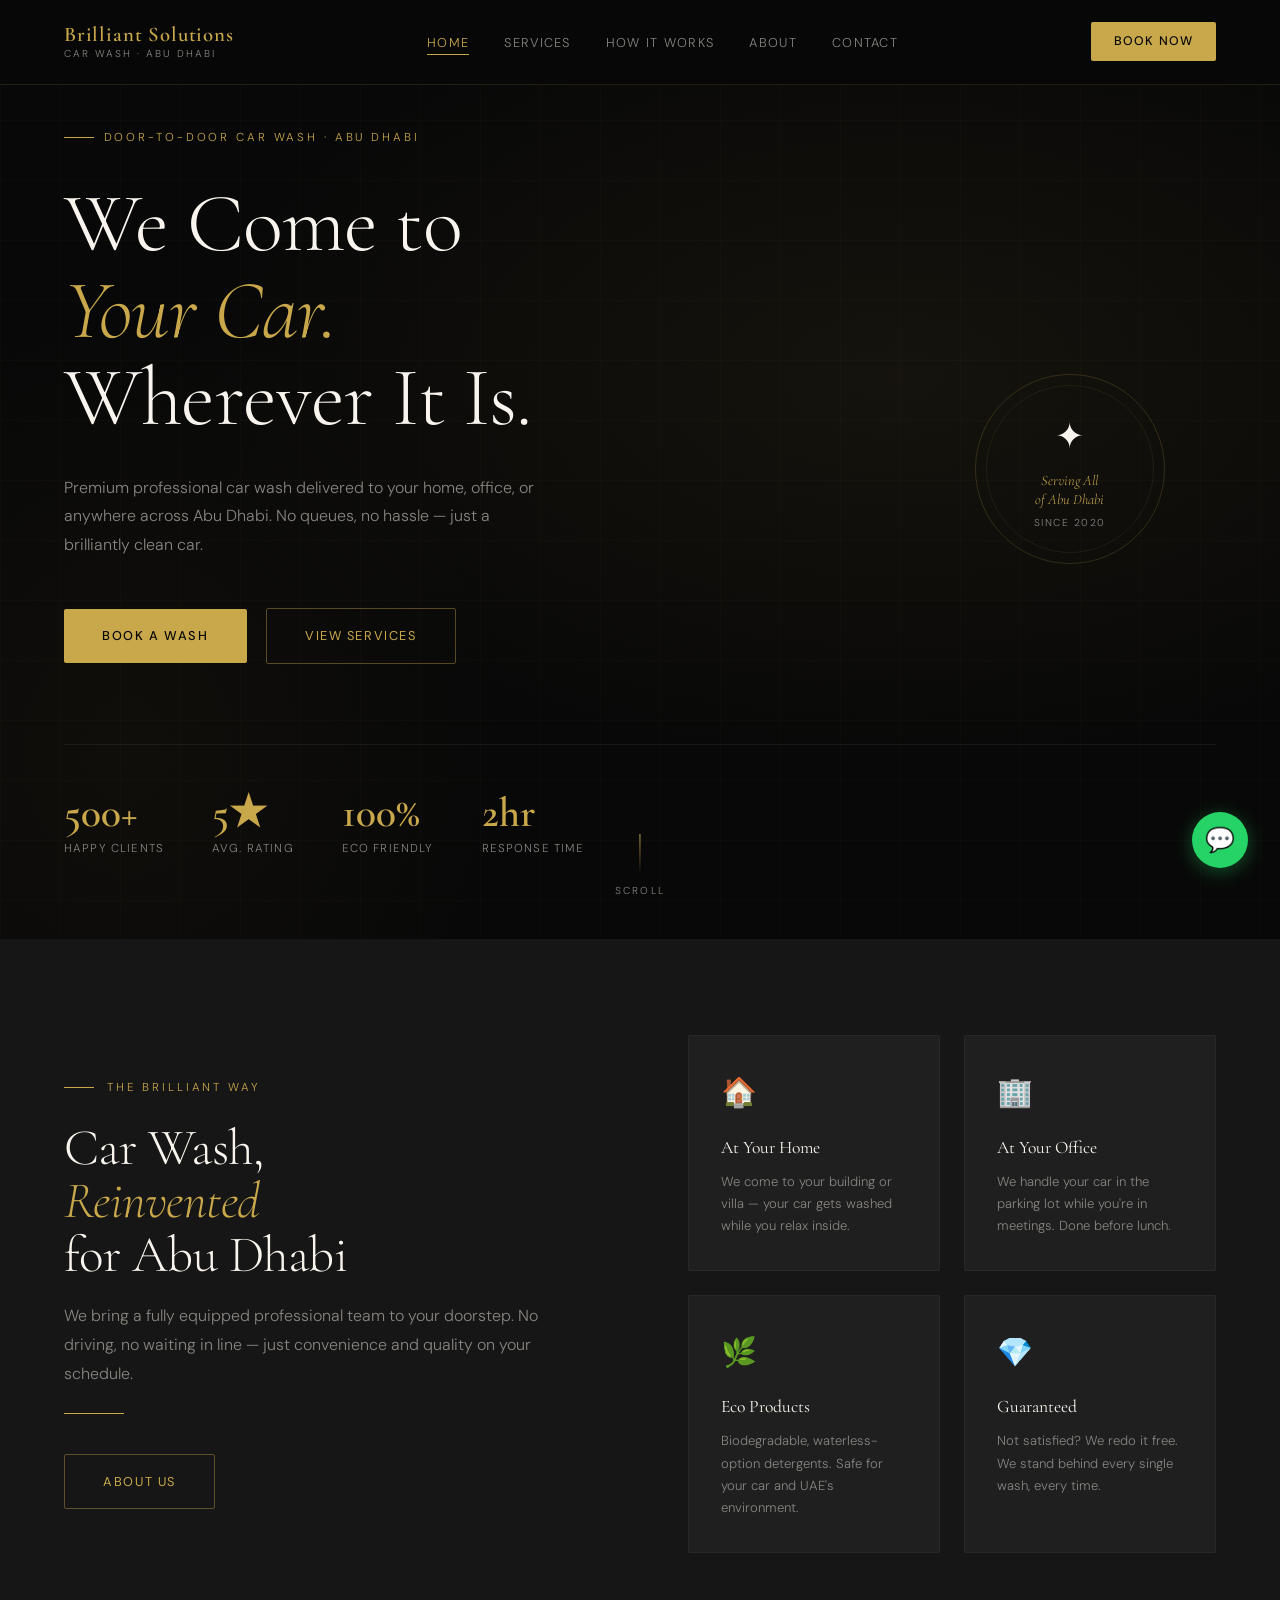
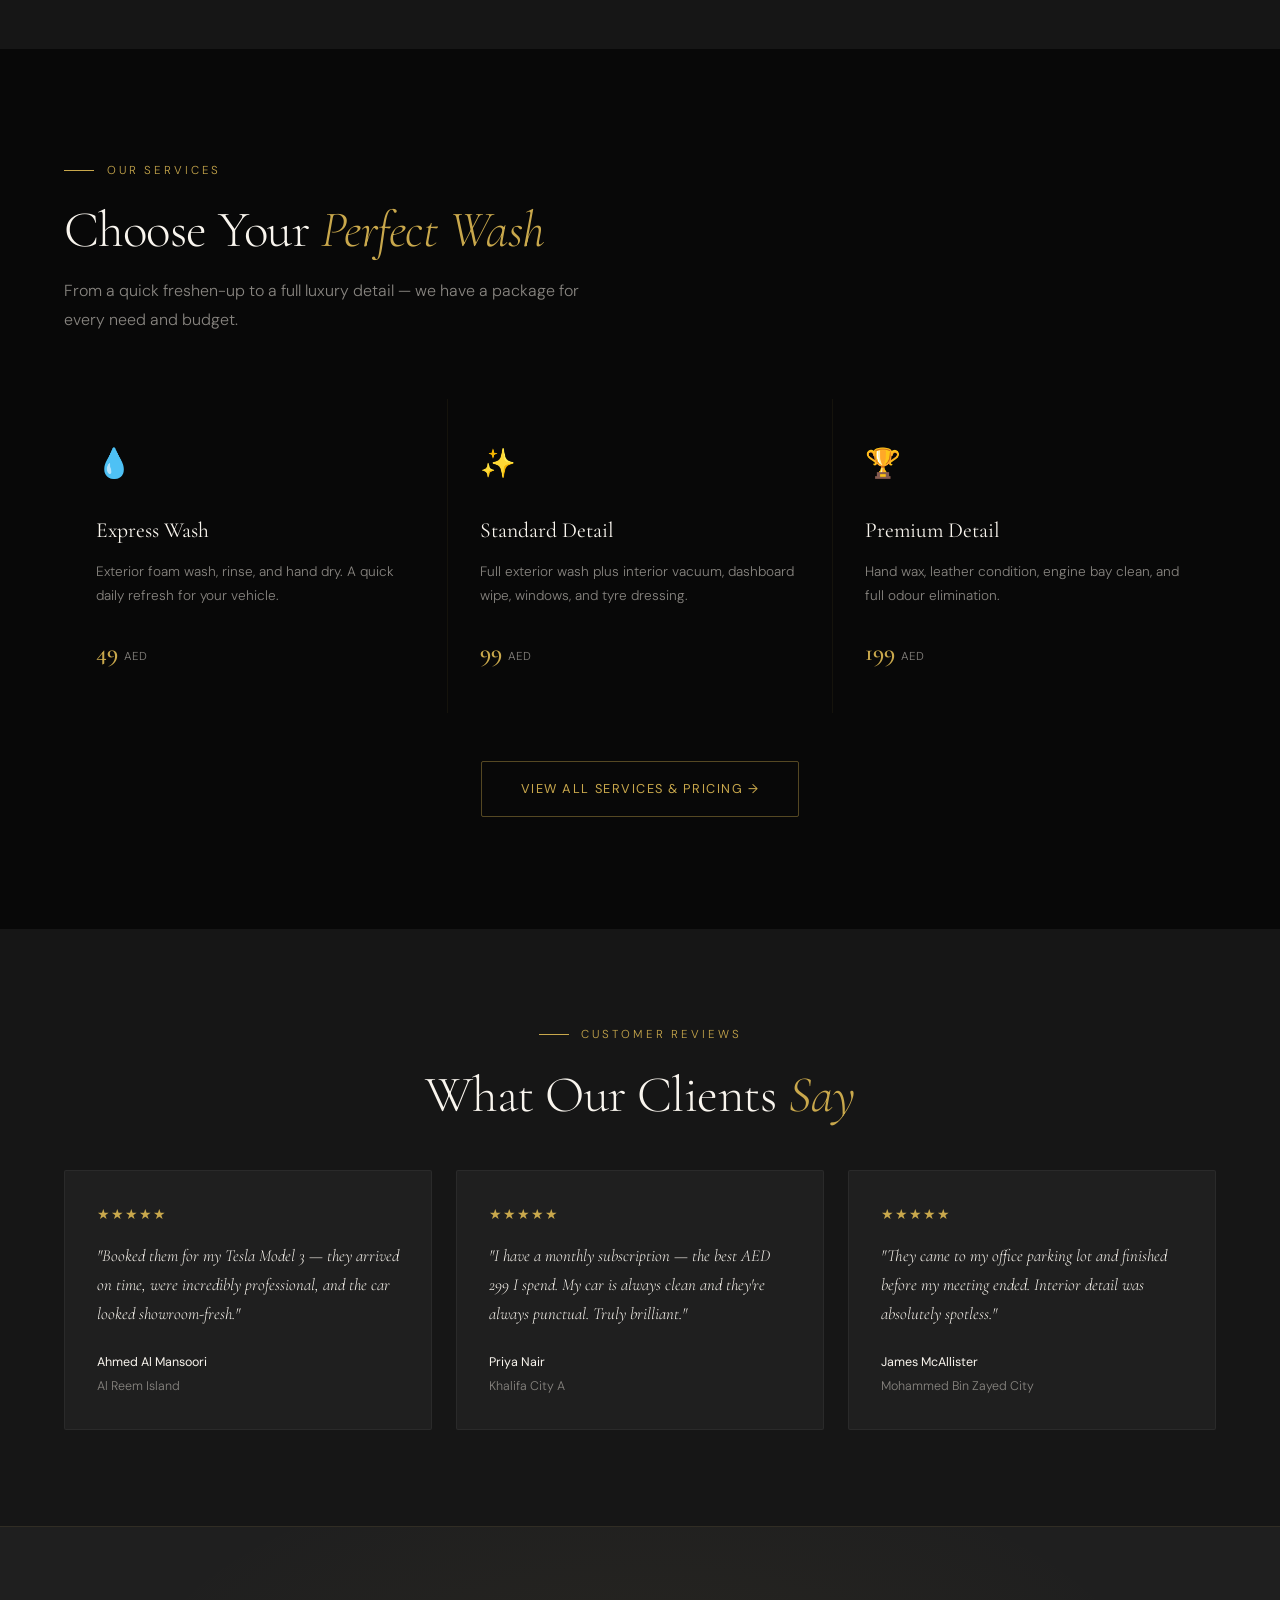
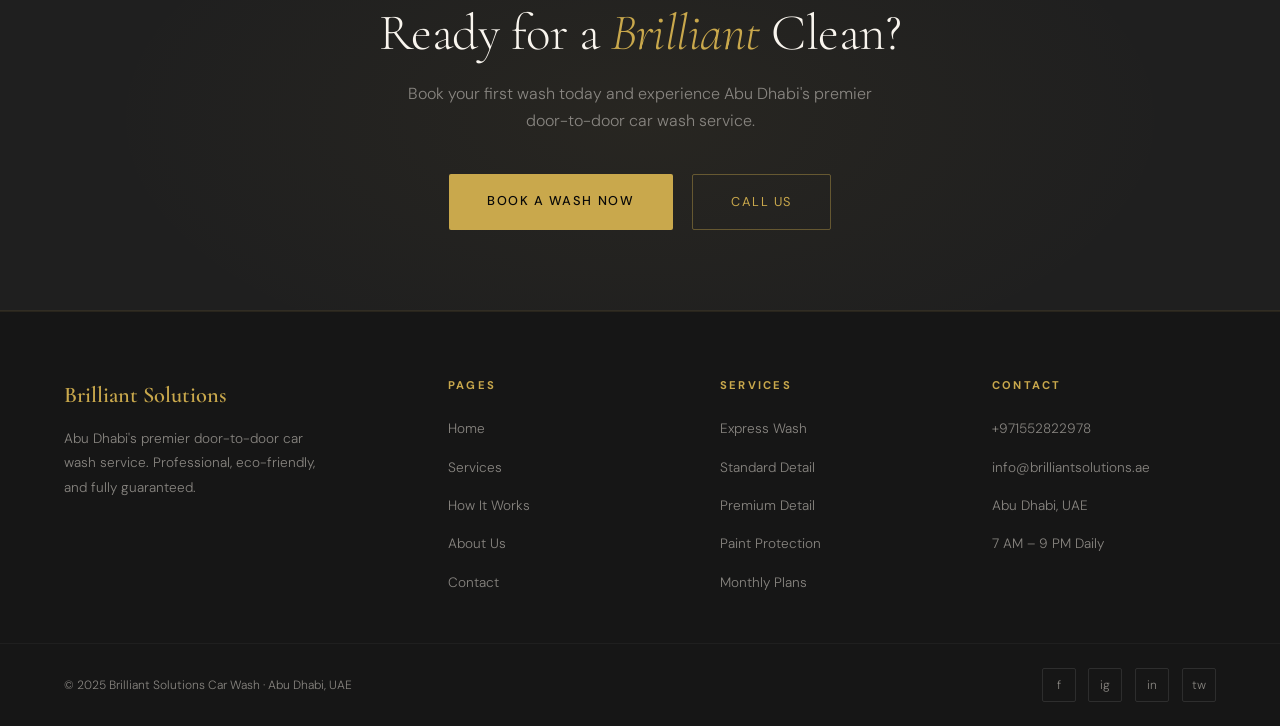
<file: index.html>
<!DOCTYPE html>
<html lang="en">
<head>
<meta charset="UTF-8">
<meta name="viewport" content="width=device-width, initial-scale=1.0">
<title>Brilliant Solutions Car Wash — Abu Dhabi</title>
<link rel="stylesheet" href="style.css">
<style>
/* ── HOME HERO ── */
#hero {
  min-height: 100vh; display: flex; flex-direction: column; justify-content: center;
  padding: 8rem 5% 5rem; position: relative; overflow: hidden;
}
.hero-bg {
  position: absolute; inset: 0;
  background: radial-gradient(ellipse 80% 60% at 70% 40%, rgba(201,168,76,0.07) 0%, transparent 70%),
              radial-gradient(ellipse 50% 80% at 10% 80%, rgba(201,168,76,0.04) 0%, transparent 60%);
}
.hero-grid {
  position: absolute; inset: 0; opacity: 0.025;
  background-image: linear-gradient(var(--gold) 1px, transparent 1px), linear-gradient(90deg, var(--gold) 1px, transparent 1px);
  background-size: 60px 60px;
}
.hero-tag { display: inline-flex; align-items: center; gap: 0.6rem; font-size: 0.72rem; letter-spacing: 0.25em; text-transform: uppercase; color: var(--gold); margin-bottom: 2rem; opacity: 0; animation: fadeUp 0.8s 0.2s forwards; }
.hero-tag::before { content: ''; width: 30px; height: 1px; background: var(--gold); }
#hero h1 { opacity: 0; animation: fadeUp 0.8s 0.4s forwards; }
.hero-sub { max-width: 480px; margin-top: 2rem; color: var(--muted); font-size: 1rem; line-height: 1.8; opacity: 0; animation: fadeUp 0.8s 0.6s forwards; }
.hero-actions { display: flex; gap: 1.2rem; align-items: center; margin-top: 3rem; flex-wrap: wrap; opacity: 0; animation: fadeUp 0.8s 0.8s forwards; }
.hero-stats { display: flex; gap: 3rem; margin-top: 5rem; padding-top: 3rem; border-top: 1px solid rgba(255,255,255,0.06); flex-wrap: wrap; opacity: 0; animation: fadeUp 0.8s 1s forwards; }
.stat-num { font-family: var(--font-display); font-size: 2.6rem; font-weight: 600; color: var(--gold); line-height: 1; }
.stat-label { font-size: 0.72rem; color: var(--muted); letter-spacing: 0.1em; text-transform: uppercase; margin-top: 0.3rem; }

.hero-badge {
  position: absolute; right: 9%; top: 50%; transform: translateY(-50%);
  width: 190px; height: 190px;
  border: 1px solid rgba(201,168,76,0.2); border-radius: 50%;
  display: flex; flex-direction: column; align-items: center; justify-content: center;
  text-align: center; gap: 0.3rem;
  opacity: 0; animation: fadeIn 1.2s 1.2s forwards;
}
.hero-badge::before { content: ''; position: absolute; inset: 10px; border: 1px solid rgba(201,168,76,0.1); border-radius: 50%; }
.hero-badge .b-icon { font-size: 2.2rem; }
.hero-badge .b-text { font-family: var(--font-display); font-size: 0.9rem; color: var(--gold); font-style: italic; line-height: 1.3; }
.hero-badge .b-sub { font-size: 0.63rem; color: var(--muted); letter-spacing: 0.15em; text-transform: uppercase; }
.hero-scroll { position: absolute; bottom: 2.5rem; left: 50%; transform: translateX(-50%); display: flex; flex-direction: column; align-items: center; gap: 0.5rem; font-size: 0.63rem; letter-spacing: 0.2em; text-transform: uppercase; color: var(--muted); opacity: 0; animation: fadeIn 1s 1.5s forwards; }
.scroll-line { width: 1px; height: 40px; background: linear-gradient(to bottom, var(--gold), transparent); }

/* ── HOME SECTIONS ── */
#intro { background: var(--dark2); padding: 6rem 5%; }
.intro-inner { display: grid; grid-template-columns: 1fr 1fr; gap: 6rem; align-items: center; }
.intro-right { display: grid; grid-template-columns: 1fr 1fr; gap: 1.5rem; }
.intro-box { background: var(--dark3); border: 1px solid rgba(255,255,255,0.04); padding: 2rem; border-radius: 2px; transition: border-color 0.3s; }
.intro-box:hover { border-color: rgba(201,168,76,0.2); }
.intro-box .i-icon { font-size: 1.8rem; margin-bottom: 1rem; }
.intro-box h4 { font-family: var(--font-display); font-size: 1.1rem; margin-bottom: 0.5rem; }
.intro-box p { font-size: 0.82rem; color: var(--muted); line-height: 1.7; }

/* ── SERVICES PREVIEW ── */
#services-preview { background: var(--black); }
.services-preview-grid { display: grid; grid-template-columns: repeat(3, 1fr); gap: 1px; background: rgba(201,168,76,0.07); margin-top: 4rem; }
.sp-card { background: var(--black); padding: 2.5rem 2rem; position: relative; overflow: hidden; transition: background 0.3s; }
.sp-card:hover { background: var(--dark2); }
.sp-card::after { content: ''; position: absolute; bottom: 0; left: 0; right: 0; height: 2px; background: var(--gold); transform: scaleX(0); transition: transform 0.4s; transform-origin: left; }
.sp-card:hover::after { transform: scaleX(1); }
.sp-icon { font-size: 1.8rem; margin-bottom: 1.5rem; }
.sp-card h3 { font-family: var(--font-display); font-size: 1.35rem; font-weight: 400; margin-bottom: 0.7rem; }
.sp-card p { font-size: 0.85rem; color: var(--muted); line-height: 1.8; }
.sp-price { margin-top: 1.5rem; font-family: var(--font-display); font-size: 1.5rem; color: var(--gold); font-weight: 600; }
.sp-price span { font-size: 0.72rem; color: var(--muted); font-family: var(--font-body); font-weight: 300; }
.view-all-row { text-align: center; margin-top: 3rem; }

/* ── TESTIMONIALS STRIP ── */
#testi-strip { background: var(--dark2); padding: 6rem 5%; }
.testi-strip-grid { display: grid; grid-template-columns: repeat(3,1fr); gap: 1.5rem; margin-top: 3rem; }
.testi-card { background: var(--dark3); border: 1px solid rgba(255,255,255,0.05); padding: 2rem; border-radius: 2px; transition: border-color 0.3s; }
.testi-card:hover { border-color: rgba(201,168,76,0.2); }
.stars { color: var(--gold); font-size: 0.85rem; letter-spacing: 0.08em; margin-bottom: 1rem; }
.testi-text { font-family: var(--font-display); font-size: 1.05rem; font-style: italic; line-height: 1.7; margin-bottom: 1.5rem; }
.testi-author { font-size: 0.78rem; color: var(--muted); }
.testi-author strong { color: var(--white); display: block; font-weight: 400; margin-bottom: 0.15rem; }

/* ── CTA BAND ── */
#cta-band {
  background: var(--dark3); border-top: 1px solid rgba(201,168,76,0.1); border-bottom: 1px solid rgba(201,168,76,0.1);
  padding: 5rem 5%; text-align: center;
  position: relative; overflow: hidden;
}
#cta-band::before { content: ''; position: absolute; inset: 0; background: radial-gradient(ellipse 60% 100% at 50% 50%, rgba(201,168,76,0.05) 0%, transparent 70%); }
#cta-band h2 { position: relative; margin-bottom: 1.2rem; }
#cta-band p { color: var(--muted); max-width: 480px; margin: 0 auto 2.5rem; position: relative; }
.cta-actions { display: flex; gap: 1.2rem; justify-content: center; flex-wrap: wrap; position: relative; }

@media (max-width: 900px) {
  .intro-inner { grid-template-columns: 1fr; gap: 3rem; }
  .intro-right { grid-template-columns: 1fr 1fr; }
  .services-preview-grid { grid-template-columns: 1fr 1fr; }
  .testi-strip-grid { grid-template-columns: 1fr; }
  .hero-badge { display: none; }
}
@media (max-width: 600px) {
  .services-preview-grid { grid-template-columns: 1fr; }
  .intro-right { grid-template-columns: 1fr; }
  .hero-stats { gap: 1.5rem; }
}
</style>
</head>
<body>

<!-- NAV -->
<nav id="navbar">
  <a class="nav-logo" href="index.html">Brilliant Solutions<span>Car Wash · Abu Dhabi</span></a>
  <ul class="nav-links">
    <li><a href="index.html">Home</a></li>
    <li><a href="services.html">Services</a></li>
    <li><a href="how-it-works.html">How It Works</a></li>
    <li><a href="about.html">About</a></li>
    <li><a href="contact.html">Contact</a></li>
  </ul>
  <a href="contact.html" class="nav-cta">Book Now</a>
  <button class="hamburger" id="hamburger" onclick="toggleNav()"><span></span><span></span><span></span></button>
</nav>
<div class="mobile-nav" id="mobileNav">
  <a href="index.html">Home</a>
  <a href="services.html">Services</a>
  <a href="how-it-works.html">How It Works</a>
  <a href="about.html">About</a>
  <a href="contact.html">Contact</a>
  <a href="contact.html" class="nav-cta">Book Now</a>
</div>

<!-- HERO -->
<section id="hero">
  <div class="hero-bg"></div>
  <div class="hero-grid"></div>
  <div class="hero-tag">Door-to-Door Car Wash · Abu Dhabi</div>
  <h1>We Come to<br><em>Your Car.</em><br>Wherever It Is.</h1>
  <p class="hero-sub">Premium professional car wash delivered to your home, office, or anywhere across Abu Dhabi. No queues, no hassle — just a brilliantly clean car.</p>
  <div class="hero-actions">
    <a href="contact.html" class="btn-primary">Book a Wash</a>
    <a href="services.html" class="btn-outline">View Services</a>
  </div>
  <div class="hero-stats">
    <div><div class="stat-num">500+</div><div class="stat-label">Happy Clients</div></div>
    <div><div class="stat-num">5★</div><div class="stat-label">Avg. Rating</div></div>
    <div><div class="stat-num">100%</div><div class="stat-label">Eco Friendly</div></div>
    <div><div class="stat-num">2hr</div><div class="stat-label">Response Time</div></div>
  </div>
  <div class="hero-badge">
    <div class="b-icon">✦</div>
    <div class="b-text">Serving All<br>of Abu Dhabi</div>
    <div class="b-sub">Since 2020</div>
  </div>
  <div class="hero-scroll"><div class="scroll-line"></div>Scroll</div>
</section>

<!-- INTRO / WHY -->
<section id="intro">
  <div class="intro-inner">
    <div>
      <div class="section-tag reveal">The Brilliant Way</div>
      <h2 class="reveal">Car Wash,<br><em>Reinvented</em><br>for Abu Dhabi</h2>
      <p class="section-intro reveal">We bring a fully equipped professional team to your doorstep. No driving, no waiting in line — just convenience and quality on your schedule.</p>
      <div class="gold-divider reveal"></div>
      <a href="about.html" class="btn-outline reveal" style="margin-top:1rem;">About Us</a>
    </div>
    <div class="intro-right" data-stagger>
      <div class="intro-box reveal">
        <div class="i-icon">🏠</div>
        <h4>At Your Home</h4>
        <p>We come to your building or villa — your car gets washed while you relax inside.</p>
      </div>
      <div class="intro-box reveal">
        <div class="i-icon">🏢</div>
        <h4>At Your Office</h4>
        <p>We handle your car in the parking lot while you're in meetings. Done before lunch.</p>
      </div>
      <div class="intro-box reveal">
        <div class="i-icon">🌿</div>
        <h4>Eco Products</h4>
        <p>Biodegradable, waterless-option detergents. Safe for your car and UAE's environment.</p>
      </div>
      <div class="intro-box reveal">
        <div class="i-icon">💎</div>
        <h4>Guaranteed</h4>
        <p>Not satisfied? We redo it free. We stand behind every single wash, every time.</p>
      </div>
    </div>
  </div>
</section>

<!-- SERVICES PREVIEW -->
<section id="services-preview">
  <div class="reveal">
    <div class="section-tag">Our Services</div>
    <h2>Choose Your <em>Perfect Wash</em></h2>
    <p class="section-intro">From a quick freshen-up to a full luxury detail — we have a package for every need and budget.</p>
  </div>
  <div class="services-preview-grid" data-stagger>
    <div class="sp-card reveal">
      <div class="sp-icon">💧</div>
      <h3>Express Wash</h3>
      <p>Exterior foam wash, rinse, and hand dry. A quick daily refresh for your vehicle.</p>
      <div class="sp-price">49 <span>AED</span></div>
    </div>
    <div class="sp-card reveal">
      <div class="sp-icon">✨</div>
      <h3>Standard Detail</h3>
      <p>Full exterior wash plus interior vacuum, dashboard wipe, windows, and tyre dressing.</p>
      <div class="sp-price">99 <span>AED</span></div>
    </div>
    <div class="sp-card reveal">
      <div class="sp-icon">🏆</div>
      <h3>Premium Detail</h3>
      <p>Hand wax, leather condition, engine bay clean, and full odour elimination.</p>
      <div class="sp-price">199 <span>AED</span></div>
    </div>
  </div>
  <div class="view-all-row reveal">
    <a href="services.html" class="btn-outline">View All Services & Pricing →</a>
  </div>
</section>

<!-- TESTIMONIALS STRIP -->
<section id="testi-strip">
  <div class="reveal" style="text-align:center;">
    <div class="section-tag" style="justify-content:center;">Customer Reviews</div>
    <h2>What Our Clients <em>Say</em></h2>
  </div>
  <div class="testi-strip-grid" data-stagger>
    <div class="testi-card reveal">
      <div class="stars">★★★★★</div>
      <p class="testi-text">"Booked them for my Tesla Model 3 — they arrived on time, were incredibly professional, and the car looked showroom-fresh."</p>
      <div class="testi-author"><strong>Ahmed Al Mansoori</strong>Al Reem Island</div>
    </div>
    <div class="testi-card reveal">
      <div class="stars">★★★★★</div>
      <p class="testi-text">"I have a monthly subscription — the best AED 299 I spend. My car is always clean and they're always punctual. Truly brilliant."</p>
      <div class="testi-author"><strong>Priya Nair</strong>Khalifa City A</div>
    </div>
    <div class="testi-card reveal">
      <div class="stars">★★★★★</div>
      <p class="testi-text">"They came to my office parking lot and finished before my meeting ended. Interior detail was absolutely spotless."</p>
      <div class="testi-author"><strong>James McAllister</strong>Mohammed Bin Zayed City</div>
    </div>
  </div>
</section>

<!-- CTA BAND -->
<section id="cta-band">
  <h2 class="reveal">Ready for a <em>Brilliant</em> Clean?</h2>
  <p class="reveal">Book your first wash today and experience Abu Dhabi's premier door-to-door car wash service.</p>
  <div class="cta-actions reveal">
    <a href="contact.html" class="btn-primary">Book a Wash Now</a>
    <a href="tel:+971552822978" class="btn-outline">Call Us</a>
  </div>
</section>

<!-- FOOTER -->
<footer>
  <div class="footer-top">
    <div class="footer-brand">
      <div class="logo">Brilliant Solutions</div>
      <p>Abu Dhabi's premier door-to-door car wash service. Professional, eco-friendly, and fully guaranteed.</p>
    </div>
    <div class="footer-col">
      <h5>Pages</h5>
      <ul>
        <li><a href="index.html">Home</a></li>
        <li><a href="services.html">Services</a></li>
        <li><a href="how-it-works.html">How It Works</a></li>
        <li><a href="about.html">About Us</a></li>
        <li><a href="contact.html">Contact</a></li>
      </ul>
    </div>
    <div class="footer-col">
      <h5>Services</h5>
      <ul>
        <li><a href="services.html">Express Wash</a></li>
        <li><a href="services.html">Standard Detail</a></li>
        <li><a href="services.html">Premium Detail</a></li>
        <li><a href="services.html">Paint Protection</a></li>
        <li><a href="services.html">Monthly Plans</a></li>
      </ul>
    </div>
    <div class="footer-col">
      <h5>Contact</h5>
      <ul>
        <li><a href="tel:+971552822978">+971552822978</a></li>
        <li><a href="mailto:info@brilliantsolutions.ae">info@brilliantsolutions.ae</a></li>
        <li><a href="#">Abu Dhabi, UAE</a></li>
        <li><a href="#">7 AM – 9 PM Daily</a></li>
      </ul>
    </div>
  </div>
  <div class="footer-bottom">
    <span class="footer-copy">© 2025 Brilliant Solutions Car Wash · Abu Dhabi, UAE</span>
    <div class="footer-socials">
      <a href="#" class="social-btn">f</a>
      <a href="#" class="social-btn">ig</a>
      <a href="#" class="social-btn">in</a>
      <a href="#" class="social-btn">tw</a>
    </div>
  </div>
</footer>

<a href="https://wa.me/971552822978" class="whatsapp-float" target="_blank">💬</a>
<script src="main.js"></script>
</body>
</html>
</file>
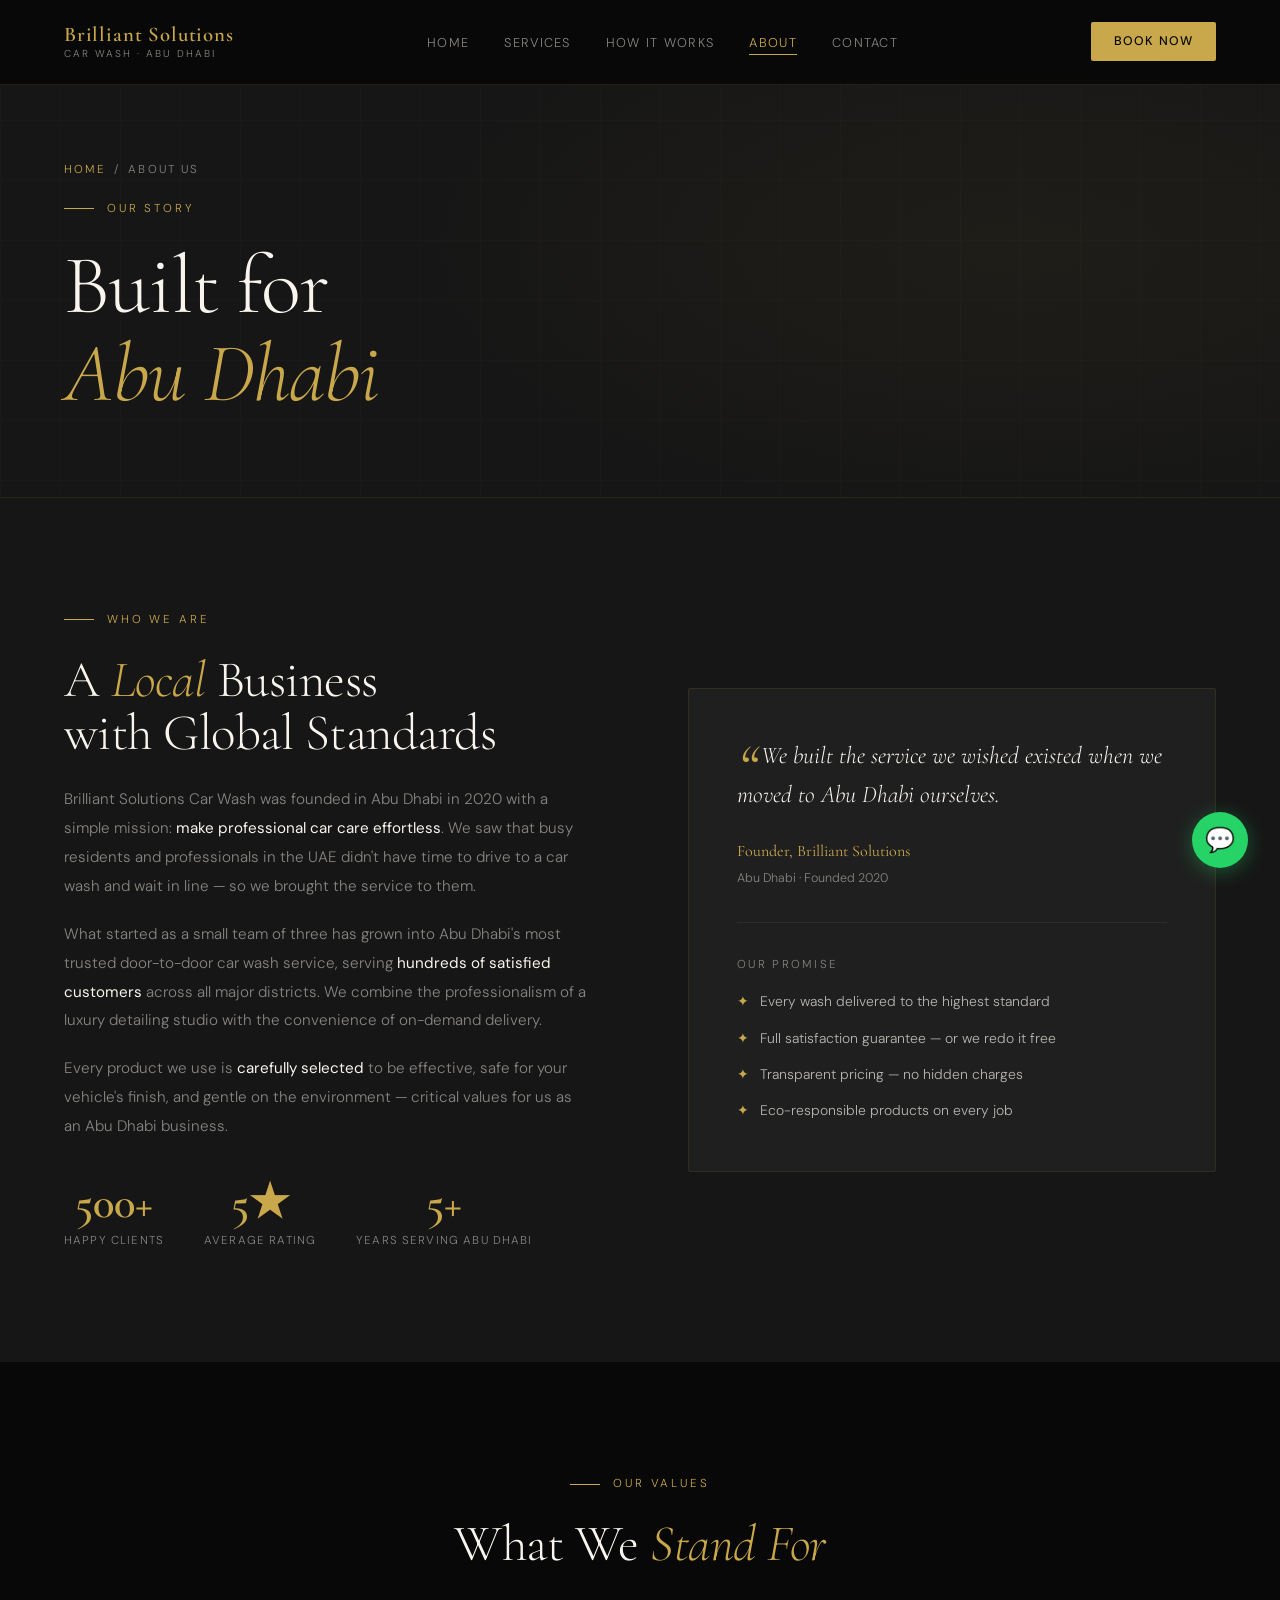
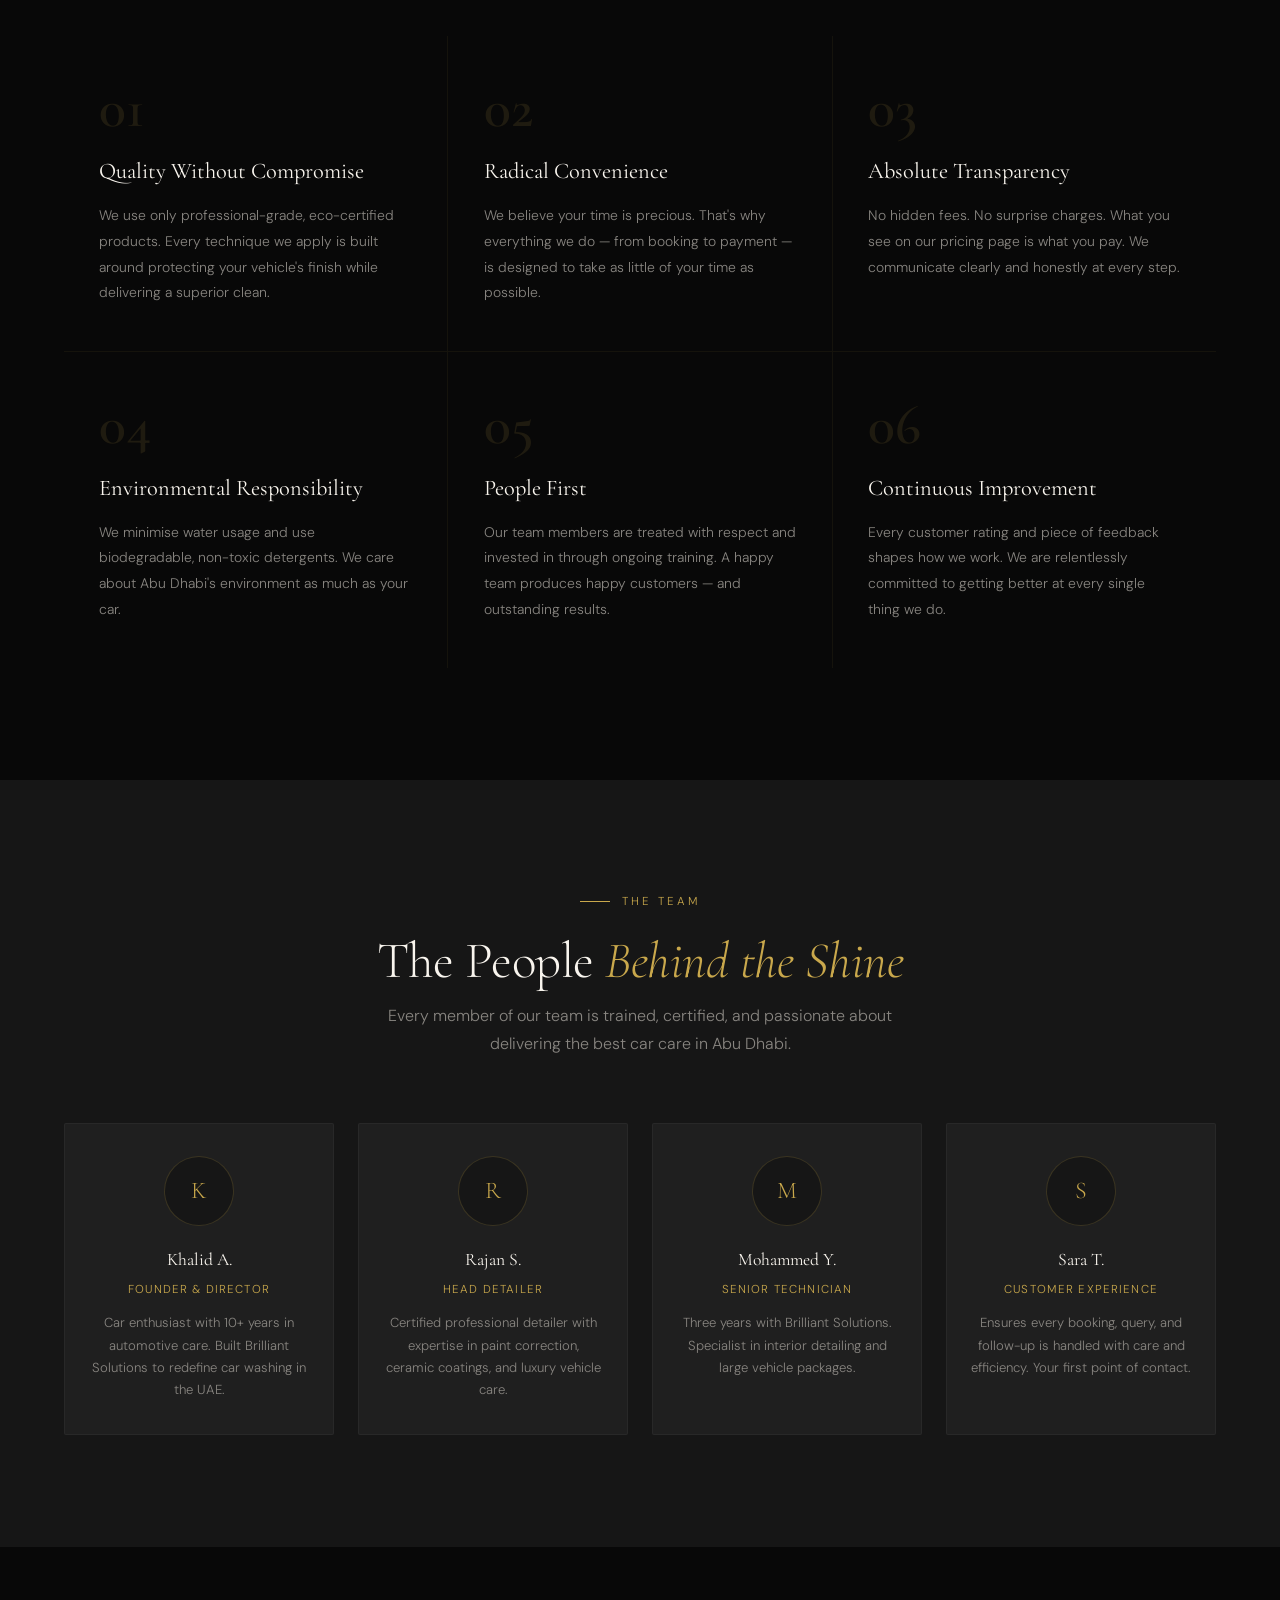
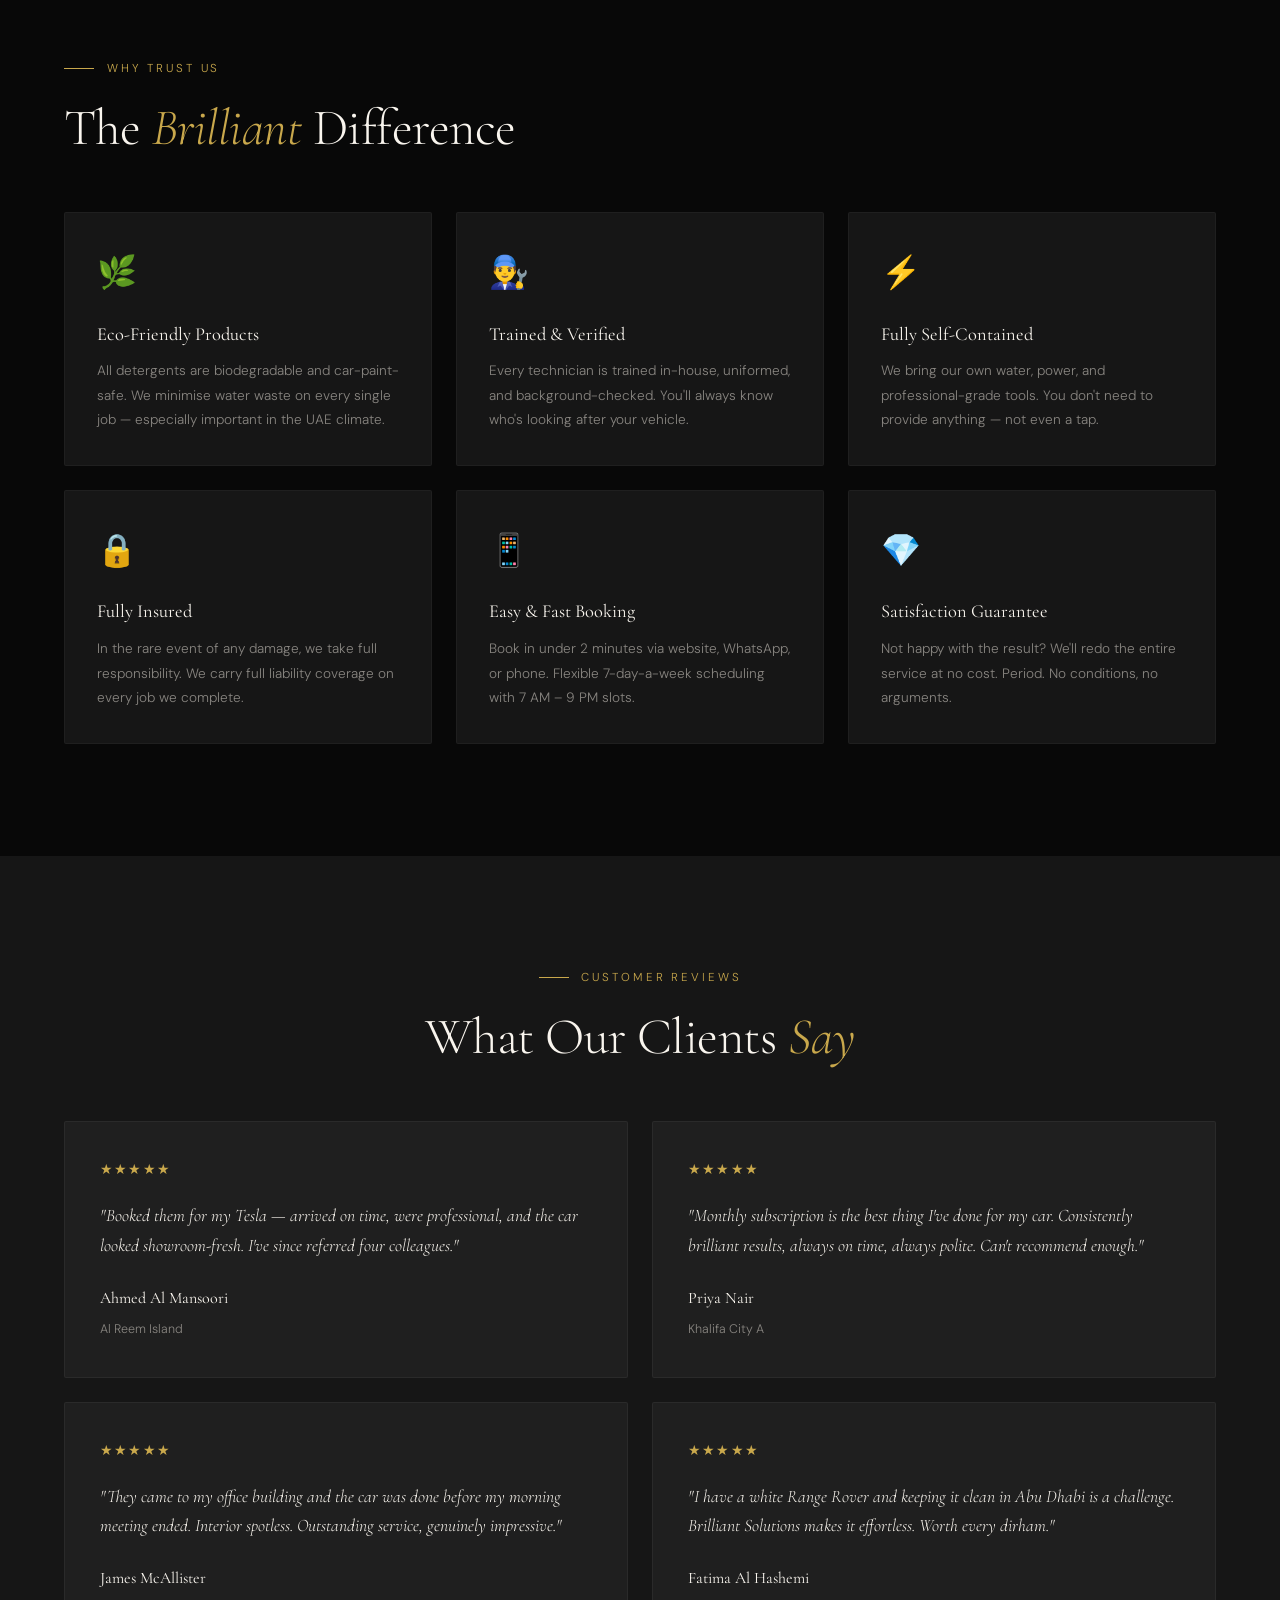
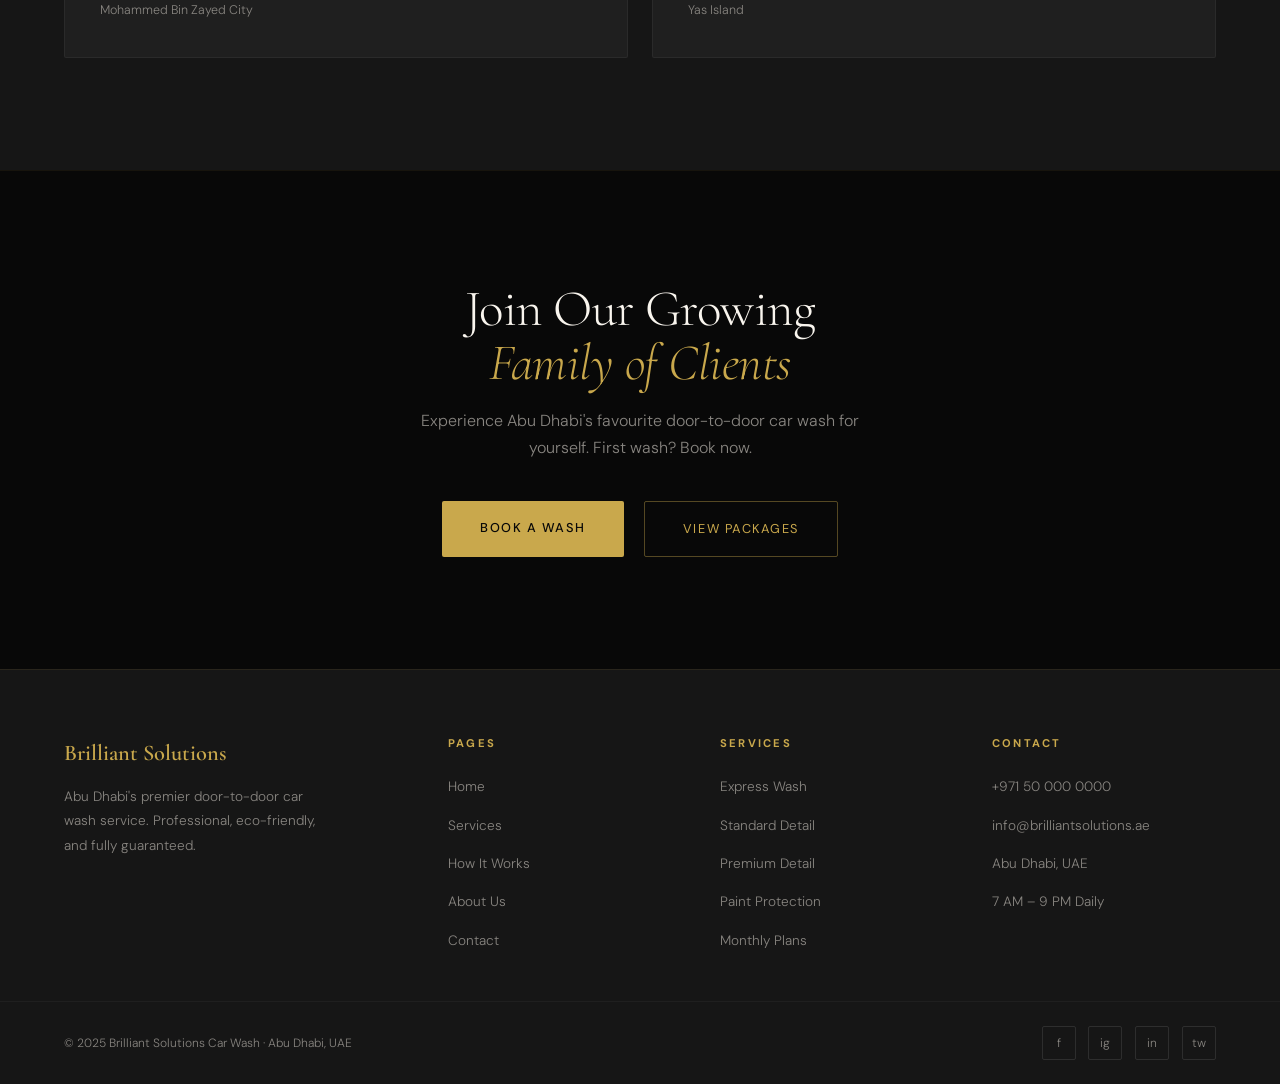
<file: about.html>
<!DOCTYPE html>
<html lang="en">
<head>
<meta charset="UTF-8">
<meta name="viewport" content="width=device-width, initial-scale=1.0">
<title>About Us — Brilliant Solutions Car Wash</title>
<link rel="stylesheet" href="style.css">
<style>
/* ── STORY ── */
#story { background: var(--dark2); }
.story-grid { display: grid; grid-template-columns: 1fr 1fr; gap: 6rem; align-items: center; }
.story-left h2 { margin-bottom: 1.5rem; }
.story-left p { color: var(--muted); line-height: 1.9; margin-bottom: 1.2rem; font-size: 0.95rem; }
.story-left p strong { color: var(--white); font-weight: 400; }
.story-milestones { display: flex; gap: 2.5rem; margin-top: 2.5rem; flex-wrap: wrap; }
.milestone { text-align: center; }
.milestone .m-num { font-family: var(--font-display); font-size: 2.8rem; color: var(--gold); font-weight: 600; line-height: 1; }
.milestone .m-label { font-size: 0.72rem; color: var(--muted); letter-spacing: 0.1em; text-transform: uppercase; margin-top: 0.3rem; }
.story-right {
  background: var(--dark3); border: 1px solid rgba(201,168,76,0.1);
  padding: 3rem; border-radius: 2px; position: relative;
}
.story-quote {
  font-family: var(--font-display); font-size: 1.5rem; font-style: italic;
  line-height: 1.6; margin-bottom: 1.5rem; color: var(--white);
}
.story-quote::before { content: '\201C'; font-size: 4rem; color: var(--gold); line-height: 0; vertical-align: -1.5rem; margin-right: 0.2rem; }
.story-author { font-size: 0.78rem; color: var(--muted); }
.story-author strong { display: block; color: var(--gold); font-family: var(--font-display); font-size: 1rem; font-weight: 400; font-style: normal; margin-bottom: 0.2rem; }

/* ── VALUES ── */
#values { background: var(--black); }
.values-grid { display: grid; grid-template-columns: repeat(3, 1fr); gap: 1px; background: rgba(201,168,76,0.07); margin-top: 4rem; }
.value-card { background: var(--black); padding: 2.8rem 2.2rem; transition: background 0.3s; }
.value-card:hover { background: var(--dark2); }
.value-num { font-family: var(--font-display); font-size: 3.5rem; font-weight: 600; color: rgba(201,168,76,0.12); line-height: 1; margin-bottom: 1rem; }
.value-card h3 { font-family: var(--font-display); font-size: 1.4rem; font-weight: 400; margin-bottom: 0.8rem; }
.value-card p { font-size: 0.87rem; color: var(--muted); line-height: 1.85; }

/* ── TEAM ── */
#team { background: var(--dark2); }
.team-grid { display: grid; grid-template-columns: repeat(4, 1fr); gap: 1.5rem; margin-top: 4rem; }
.team-card { background: var(--dark3); border: 1px solid rgba(255,255,255,0.04); padding: 2rem 1.5rem; border-radius: 2px; text-align: center; transition: border-color 0.3s; }
.team-card:hover { border-color: rgba(201,168,76,0.2); }
.team-avatar {
  width: 70px; height: 70px; border-radius: 50%; margin: 0 auto 1.2rem;
  background: var(--dark2); border: 1px solid rgba(201,168,76,0.2);
  display: flex; align-items: center; justify-content: center;
  font-family: var(--font-display); font-size: 1.5rem; color: var(--gold);
}
.team-card h4 { font-family: var(--font-display); font-size: 1.1rem; font-weight: 400; margin-bottom: 0.3rem; }
.team-role { font-size: 0.72rem; letter-spacing: 0.1em; text-transform: uppercase; color: var(--gold); margin-bottom: 0.8rem; }
.team-card p { font-size: 0.82rem; color: var(--muted); line-height: 1.7; }

/* ── WHY CARDS ── */
#trust { background: var(--black); }
.trust-grid { display: grid; grid-template-columns: repeat(3, 1fr); gap: 1.5rem; margin-top: 3.5rem; }
.trust-card { background: var(--dark2); border: 1px solid rgba(255,255,255,0.04); padding: 2rem; border-radius: 2px; transition: border-color 0.3s; }
.trust-card:hover { border-color: rgba(201,168,76,0.2); }
.trust-icon { font-size: 2rem; margin-bottom: 1.2rem; }
.trust-card h4 { font-family: var(--font-display); font-size: 1.15rem; font-weight: 400; margin-bottom: 0.6rem; }
.trust-card p { font-size: 0.85rem; color: var(--muted); line-height: 1.8; }

/* ── TESTIMONIALS FULL ── */
#testi { background: var(--dark2); }
.testi-grid { display: grid; grid-template-columns: repeat(2, 1fr); gap: 1.5rem; margin-top: 3.5rem; }
.testi-card { background: var(--dark3); border: 1px solid rgba(255,255,255,0.05); padding: 2.2rem; border-radius: 2px; transition: border-color 0.3s; }
.testi-card:hover { border-color: rgba(201,168,76,0.2); }
.stars { color: var(--gold); font-size: 0.9rem; letter-spacing: 0.08em; margin-bottom: 1.2rem; }
.testi-text { font-family: var(--font-display); font-size: 1.1rem; font-style: italic; line-height: 1.7; margin-bottom: 1.5rem; }
.testi-author strong { color: var(--white); display: block; font-weight: 400; margin-bottom: 0.15rem; font-family: var(--font-display); font-size: 1rem; }
.testi-author span { font-size: 0.78rem; color: var(--muted); }

/* ── CTA ── */
#about-cta { background: var(--black); text-align: center; border-top: 1px solid rgba(201,168,76,0.08); }
#about-cta h2 { margin-bottom: 1rem; }
#about-cta p { color: var(--muted); max-width: 440px; margin: 0 auto 2.5rem; }
.cta-pair { display: flex; gap: 1.2rem; justify-content: center; flex-wrap: wrap; }

@media (max-width: 900px) {
  .story-grid { grid-template-columns: 1fr; gap: 3rem; }
  .values-grid { grid-template-columns: 1fr 1fr; }
  .team-grid { grid-template-columns: 1fr 1fr; }
  .trust-grid { grid-template-columns: 1fr 1fr; }
  .testi-grid { grid-template-columns: 1fr; }
}
@media (max-width: 600px) {
  .values-grid { grid-template-columns: 1fr; }
  .team-grid { grid-template-columns: 1fr 1fr; }
  .trust-grid { grid-template-columns: 1fr; }
}
</style>
</head>
<body>

<nav id="navbar">
  <a class="nav-logo" href="index.html">Brilliant Solutions<span>Car Wash · Abu Dhabi</span></a>
  <ul class="nav-links">
    <li><a href="index.html">Home</a></li>
    <li><a href="services.html">Services</a></li>
    <li><a href="how-it-works.html">How It Works</a></li>
    <li><a href="about.html">About</a></li>
    <li><a href="contact.html">Contact</a></li>
  </ul>
  <a href="contact.html" class="nav-cta">Book Now</a>
  <button class="hamburger" id="hamburger" onclick="toggleNav()"><span></span><span></span><span></span></button>
</nav>
<div class="mobile-nav" id="mobileNav">
  <a href="index.html">Home</a><a href="services.html">Services</a><a href="how-it-works.html">How It Works</a><a href="about.html">About</a><a href="contact.html">Contact</a>
  <a href="contact.html" class="nav-cta">Book Now</a>
</div>

<!-- PAGE HERO -->
<div class="page-hero">
  <div class="page-hero-bg"></div>
  <div class="page-hero-grid"></div>
  <div class="breadcrumb"><a href="index.html">Home</a><span>/</span>About Us</div>
  <div class="section-tag">Our Story</div>
  <h1>Built for<br><em>Abu Dhabi</em></h1>
</div>

<!-- STORY -->
<section id="story">
  <div class="story-grid">
    <div class="story-left">
      <div class="section-tag reveal">Who We Are</div>
      <h2 class="reveal">A <em>Local</em> Business<br>with Global Standards</h2>
      <p class="reveal">Brilliant Solutions Car Wash was founded in Abu Dhabi in 2020 with a simple mission: <strong>make professional car care effortless</strong>. We saw that busy residents and professionals in the UAE didn't have time to drive to a car wash and wait in line — so we brought the service to them.</p>
      <p class="reveal">What started as a small team of three has grown into Abu Dhabi's most trusted door-to-door car wash service, serving <strong>hundreds of satisfied customers</strong> across all major districts. We combine the professionalism of a luxury detailing studio with the convenience of on-demand delivery.</p>
      <p class="reveal">Every product we use is <strong>carefully selected</strong> to be effective, safe for your vehicle's finish, and gentle on the environment — critical values for us as an Abu Dhabi business.</p>
      <div class="story-milestones reveal">
        <div class="milestone"><div class="m-num">500+</div><div class="m-label">Happy Clients</div></div>
        <div class="milestone"><div class="m-num">5★</div><div class="m-label">Average Rating</div></div>
        <div class="milestone"><div class="m-num">5+</div><div class="m-label">Years Serving Abu Dhabi</div></div>
      </div>
    </div>
    <div class="story-right reveal">
      <div class="story-quote">We built the service we wished existed when we moved to Abu Dhabi ourselves.</div>
      <div class="story-author"><strong>Founder, Brilliant Solutions</strong>Abu Dhabi · Founded 2020</div>
      <div style="margin-top:2rem; border-top:1px solid rgba(255,255,255,0.06); padding-top:2rem;">
        <div style="font-size:0.72rem; letter-spacing:0.2em; text-transform:uppercase; color:var(--muted); margin-bottom:1rem;">Our Promise</div>
        <ul style="list-style:none; display:flex; flex-direction:column; gap:0.8rem;">
          <li style="font-size:0.87rem; color:rgba(249,245,238,0.7); display:flex; gap:0.7rem;"><span style="color:var(--gold);">✦</span> Every wash delivered to the highest standard</li>
          <li style="font-size:0.87rem; color:rgba(249,245,238,0.7); display:flex; gap:0.7rem;"><span style="color:var(--gold);">✦</span> Full satisfaction guarantee — or we redo it free</li>
          <li style="font-size:0.87rem; color:rgba(249,245,238,0.7); display:flex; gap:0.7rem;"><span style="color:var(--gold);">✦</span> Transparent pricing — no hidden charges</li>
          <li style="font-size:0.87rem; color:rgba(249,245,238,0.7); display:flex; gap:0.7rem;"><span style="color:var(--gold);">✦</span> Eco-responsible products on every job</li>
        </ul>
      </div>
    </div>
  </div>
</section>

<!-- VALUES -->
<section id="values">
  <div class="reveal" style="text-align:center; max-width:560px; margin:0 auto;">
    <div class="section-tag" style="justify-content:center;">Our Values</div>
    <h2>What We <em>Stand For</em></h2>
  </div>
  <div class="values-grid" data-stagger>
    <div class="value-card reveal">
      <div class="value-num">01</div>
      <h3>Quality Without Compromise</h3>
      <p>We use only professional-grade, eco-certified products. Every technique we apply is built around protecting your vehicle's finish while delivering a superior clean.</p>
    </div>
    <div class="value-card reveal">
      <div class="value-num">02</div>
      <h3>Radical Convenience</h3>
      <p>We believe your time is precious. That's why everything we do — from booking to payment — is designed to take as little of your time as possible.</p>
    </div>
    <div class="value-card reveal">
      <div class="value-num">03</div>
      <h3>Absolute Transparency</h3>
      <p>No hidden fees. No surprise charges. What you see on our pricing page is what you pay. We communicate clearly and honestly at every step.</p>
    </div>
    <div class="value-card reveal">
      <div class="value-num">04</div>
      <h3>Environmental Responsibility</h3>
      <p>We minimise water usage and use biodegradable, non-toxic detergents. We care about Abu Dhabi's environment as much as your car.</p>
    </div>
    <div class="value-card reveal">
      <div class="value-num">05</div>
      <h3>People First</h3>
      <p>Our team members are treated with respect and invested in through ongoing training. A happy team produces happy customers — and outstanding results.</p>
    </div>
    <div class="value-card reveal">
      <div class="value-num">06</div>
      <h3>Continuous Improvement</h3>
      <p>Every customer rating and piece of feedback shapes how we work. We are relentlessly committed to getting better at every single thing we do.</p>
    </div>
  </div>
</section>

<!-- TEAM -->
<section id="team">
  <div class="reveal" style="text-align:center; max-width:560px; margin:0 auto;">
    <div class="section-tag" style="justify-content:center;">The Team</div>
    <h2>The People <em>Behind the Shine</em></h2>
    <p class="section-intro" style="margin:0.8rem auto 0; text-align:center;">Every member of our team is trained, certified, and passionate about delivering the best car care in Abu Dhabi.</p>
  </div>
  <div class="team-grid" data-stagger>
    <div class="team-card reveal">
      <div class="team-avatar">K</div>
      <h4>Khalid A.</h4>
      <div class="team-role">Founder & Director</div>
      <p>Car enthusiast with 10+ years in automotive care. Built Brilliant Solutions to redefine car washing in the UAE.</p>
    </div>
    <div class="team-card reveal">
      <div class="team-avatar">R</div>
      <h4>Rajan S.</h4>
      <div class="team-role">Head Detailer</div>
      <p>Certified professional detailer with expertise in paint correction, ceramic coatings, and luxury vehicle care.</p>
    </div>
    <div class="team-card reveal">
      <div class="team-avatar">M</div>
      <h4>Mohammed Y.</h4>
      <div class="team-role">Senior Technician</div>
      <p>Three years with Brilliant Solutions. Specialist in interior detailing and large vehicle packages.</p>
    </div>
    <div class="team-card reveal">
      <div class="team-avatar">S</div>
      <h4>Sara T.</h4>
      <div class="team-role">Customer Experience</div>
      <p>Ensures every booking, query, and follow-up is handled with care and efficiency. Your first point of contact.</p>
    </div>
  </div>
</section>

<!-- TRUST -->
<section id="trust">
  <div class="reveal">
    <div class="section-tag">Why Trust Us</div>
    <h2>The <em>Brilliant</em> Difference</h2>
  </div>
  <div class="trust-grid" data-stagger>
    <div class="trust-card reveal">
      <div class="trust-icon">🌿</div>
      <h4>Eco-Friendly Products</h4>
      <p>All detergents are biodegradable and car-paint-safe. We minimise water waste on every single job — especially important in the UAE climate.</p>
    </div>
    <div class="trust-card reveal">
      <div class="trust-icon">👨‍🔧</div>
      <h4>Trained & Verified</h4>
      <p>Every technician is trained in-house, uniformed, and background-checked. You'll always know who's looking after your vehicle.</p>
    </div>
    <div class="trust-card reveal">
      <div class="trust-icon">⚡</div>
      <h4>Fully Self-Contained</h4>
      <p>We bring our own water, power, and professional-grade tools. You don't need to provide anything — not even a tap.</p>
    </div>
    <div class="trust-card reveal">
      <div class="trust-icon">🔒</div>
      <h4>Fully Insured</h4>
      <p>In the rare event of any damage, we take full responsibility. We carry full liability coverage on every job we complete.</p>
    </div>
    <div class="trust-card reveal">
      <div class="trust-icon">📱</div>
      <h4>Easy & Fast Booking</h4>
      <p>Book in under 2 minutes via website, WhatsApp, or phone. Flexible 7-day-a-week scheduling with 7 AM – 9 PM slots.</p>
    </div>
    <div class="trust-card reveal">
      <div class="trust-icon">💎</div>
      <h4>Satisfaction Guarantee</h4>
      <p>Not happy with the result? We'll redo the entire service at no cost. Period. No conditions, no arguments.</p>
    </div>
  </div>
</section>

<!-- TESTIMONIALS -->
<section id="testi">
  <div class="reveal" style="text-align:center; max-width:560px; margin:0 auto;">
    <div class="section-tag" style="justify-content:center;">Customer Reviews</div>
    <h2>What Our Clients <em>Say</em></h2>
  </div>
  <div class="testi-grid" data-stagger>
    <div class="testi-card reveal">
      <div class="stars">★★★★★</div>
      <p class="testi-text">"Booked them for my Tesla — arrived on time, were professional, and the car looked showroom-fresh. I've since referred four colleagues."</p>
      <div class="testi-author"><strong>Ahmed Al Mansoori</strong><span>Al Reem Island</span></div>
    </div>
    <div class="testi-card reveal">
      <div class="stars">★★★★★</div>
      <p class="testi-text">"Monthly subscription is the best thing I've done for my car. Consistently brilliant results, always on time, always polite. Can't recommend enough."</p>
      <div class="testi-author"><strong>Priya Nair</strong><span>Khalifa City A</span></div>
    </div>
    <div class="testi-card reveal">
      <div class="stars">★★★★★</div>
      <p class="testi-text">"They came to my office building and the car was done before my morning meeting ended. Interior spotless. Outstanding service, genuinely impressive."</p>
      <div class="testi-author"><strong>James McAllister</strong><span>Mohammed Bin Zayed City</span></div>
    </div>
    <div class="testi-card reveal">
      <div class="stars">★★★★★</div>
      <p class="testi-text">"I have a white Range Rover and keeping it clean in Abu Dhabi is a challenge. Brilliant Solutions makes it effortless. Worth every dirham."</p>
      <div class="testi-author"><strong>Fatima Al Hashemi</strong><span>Yas Island</span></div>
    </div>
  </div>
</section>

<!-- CTA -->
<section id="about-cta">
  <h2 class="reveal">Join Our Growing<br><em>Family of Clients</em></h2>
  <p class="reveal">Experience Abu Dhabi's favourite door-to-door car wash for yourself. First wash? Book now.</p>
  <div class="cta-pair reveal">
    <a href="contact.html" class="btn-primary">Book a Wash</a>
    <a href="services.html" class="btn-outline">View Packages</a>
  </div>
</section>

<!-- FOOTER -->
<footer>
  <div class="footer-top">
    <div class="footer-brand"><div class="logo">Brilliant Solutions</div><p>Abu Dhabi's premier door-to-door car wash service. Professional, eco-friendly, and fully guaranteed.</p></div>
    <div class="footer-col"><h5>Pages</h5><ul><li><a href="index.html">Home</a></li><li><a href="services.html">Services</a></li><li><a href="how-it-works.html">How It Works</a></li><li><a href="about.html">About Us</a></li><li><a href="contact.html">Contact</a></li></ul></div>
    <div class="footer-col"><h5>Services</h5><ul><li><a href="services.html">Express Wash</a></li><li><a href="services.html">Standard Detail</a></li><li><a href="services.html">Premium Detail</a></li><li><a href="services.html">Paint Protection</a></li><li><a href="services.html">Monthly Plans</a></li></ul></div>
    <div class="footer-col"><h5>Contact</h5><ul><li><a href="tel:+971 552822978">+971 50 000 0000</a></li><li><a href="mailto:info@brilliantsolutions.ae">info@brilliantsolutions.ae</a></li><li><a href="#">Abu Dhabi, UAE</a></li><li><a href="#">7 AM – 9 PM Daily</a></li></ul></div>
  </div>
  <div class="footer-bottom">
    <span class="footer-copy">© 2025 Brilliant Solutions Car Wash · Abu Dhabi, UAE</span>
    <div class="footer-socials"><a href="#" class="social-btn">f</a><a href="#" class="social-btn">ig</a><a href="#" class="social-btn">in</a><a href="#" class="social-btn">tw</a></div>
  </div>
</footer>

<a href="https://wa.me/971552822978" class="whatsapp-float" target="_blank">💬</a>
<script src="main.js"></script>
</body>
</html>
</file>
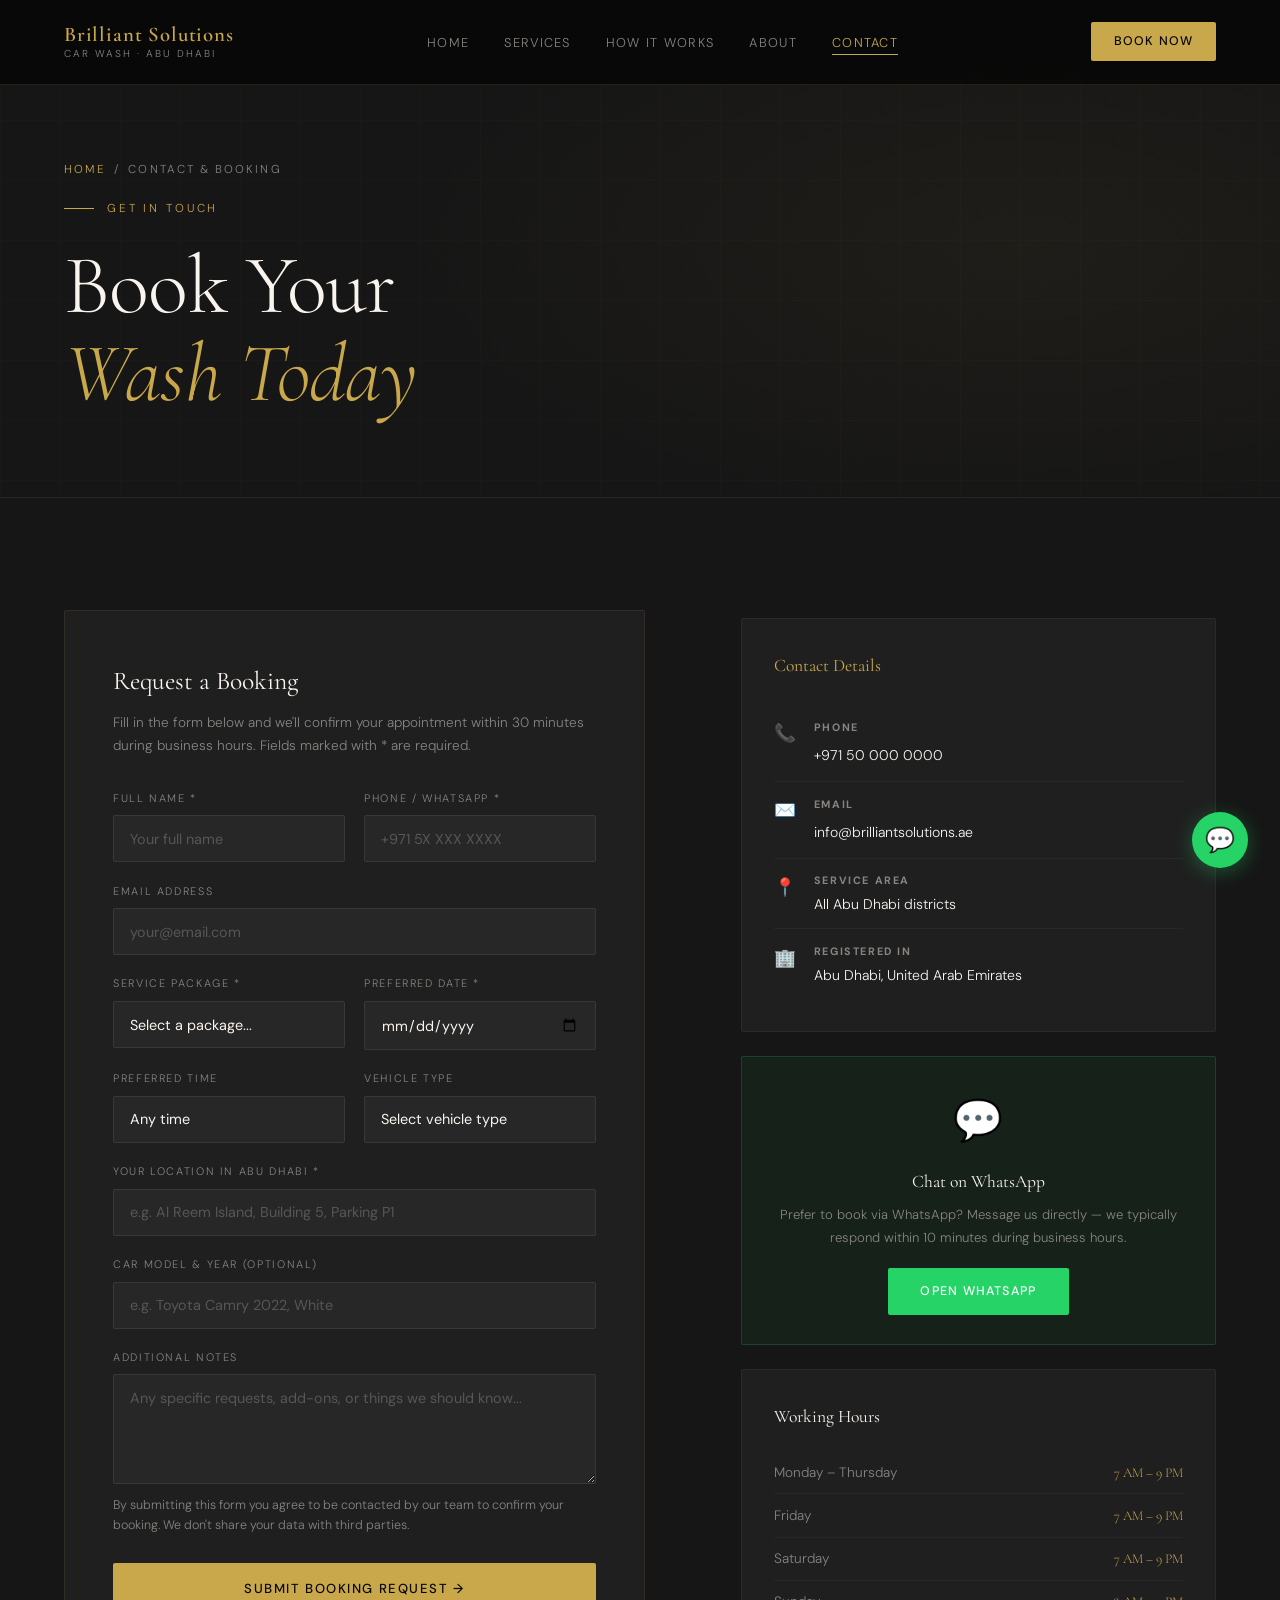
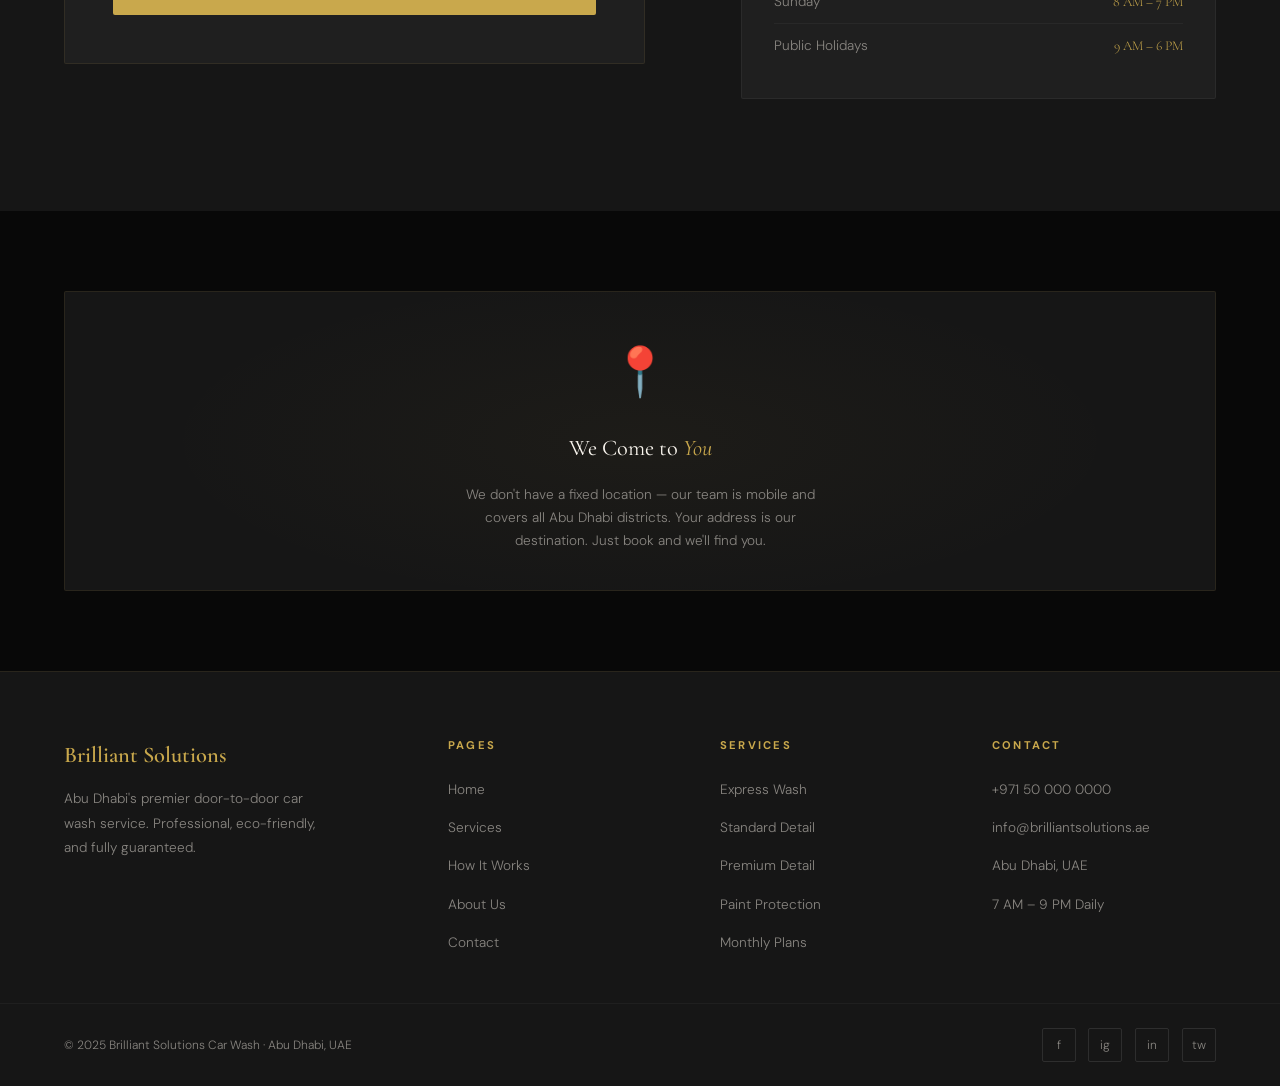
<file: contact.html>
<!DOCTYPE html>
<html lang="en">
<head>
<meta charset="UTF-8">
<meta name="viewport" content="width=device-width, initial-scale=1.0">
<title>Book a Wash — Brilliant Solutions Car Wash</title>
<link rel="stylesheet" href="style.css">
<style>
/* ── BOOKING ── */
#booking { background: var(--dark2); }
.booking-layout { display: grid; grid-template-columns: 1.1fr 0.9fr; gap: 6rem; align-items: start; }

/* FORM */
.booking-form-wrap { background: var(--dark3); border: 1px solid rgba(201,168,76,0.1); padding: 3rem; border-radius: 2px; }
.form-title { font-family: var(--font-display); font-size: 1.6rem; font-weight: 400; margin-bottom: 0.5rem; }
.form-sub { font-size: 0.85rem; color: var(--muted); margin-bottom: 2rem; line-height: 1.7; }
.booking-form { display: flex; flex-direction: column; gap: 1.2rem; }
.form-row { display: grid; grid-template-columns: 1fr 1fr; gap: 1.2rem; }
.form-group { display: flex; flex-direction: column; gap: 0.5rem; }
label { font-size: 0.68rem; letter-spacing: 0.15em; text-transform: uppercase; color: var(--muted); }
input, select, textarea {
  background: rgba(255,255,255,0.04); border: 1px solid rgba(255,255,255,0.08);
  color: var(--white); padding: 0.85rem 1rem; border-radius: 2px;
  font-family: var(--font-body); font-size: 0.9rem;
  transition: border-color 0.3s; outline: none; width: 100%;
  -webkit-appearance: none;
}
input::placeholder, textarea::placeholder { color: rgba(136,133,128,0.5); }
input:focus, select:focus, textarea:focus { border-color: var(--gold); background: rgba(201,168,76,0.03); }
select option { background: #1F1F1F; color: #F9F5EE; }
textarea { resize: vertical; min-height: 110px; }
.form-note { font-size: 0.78rem; color: var(--muted); line-height: 1.6; margin-top: -0.5rem; }
.submit-btn {
  background: var(--gold); color: var(--black); border: none; cursor: pointer;
  padding: 1.1rem 2rem; border-radius: 2px; font-size: 0.82rem; font-weight: 500;
  letter-spacing: 0.12em; text-transform: uppercase; font-family: var(--font-body);
  transition: all 0.3s; margin-top: 0.5rem; width: 100%;
}
.submit-btn:hover { background: var(--gold-light); transform: translateY(-1px); }
.submit-btn:active { transform: translateY(0); }
.form-success { display: none; text-align: center; padding: 2rem; }
.form-success .s-icon { font-size: 3rem; margin-bottom: 1rem; }
.form-success h3 { font-family: var(--font-display); font-size: 1.5rem; font-weight: 400; margin-bottom: 0.8rem; }
.form-success p { font-size: 0.87rem; color: var(--muted); }

/* SIDEBAR */
.booking-sidebar { display: flex; flex-direction: column; gap: 1.5rem; padding-top: 0.5rem; }
.contact-card { background: var(--dark3); border: 1px solid rgba(255,255,255,0.05); padding: 2rem; border-radius: 2px; }
.contact-card h4 { font-family: var(--font-display); font-size: 1.1rem; font-weight: 400; margin-bottom: 1.5rem; color: var(--gold); }
.contact-item { display: flex; gap: 1rem; align-items: flex-start; padding: 0.8rem 0; border-bottom: 1px solid rgba(255,255,255,0.04); }
.contact-item:last-child { border-bottom: none; }
.c-icon { font-size: 1.1rem; min-width: 24px; padding-top: 0.1rem; }
.c-text h5 { font-size: 0.67rem; letter-spacing: 0.15em; text-transform: uppercase; color: var(--muted); margin-bottom: 0.3rem; }
.c-text a, .c-text p { font-size: 0.88rem; color: var(--white); text-decoration: none; transition: color 0.3s; line-height: 1.5; }
.c-text a:hover { color: var(--gold); }

.wa-card {
  background: rgba(37,211,102,0.06); border: 1px solid rgba(37,211,102,0.2);
  padding: 1.8rem; border-radius: 2px; text-align: center;
}
.wa-card .wa-icon { font-size: 2.5rem; margin-bottom: 0.8rem; }
.wa-card h4 { font-family: var(--font-display); font-size: 1.1rem; font-weight: 400; margin-bottom: 0.5rem; }
.wa-card p { font-size: 0.82rem; color: var(--muted); line-height: 1.7; margin-bottom: 1.2rem; }
.wa-btn {
  display: inline-block; background: #25D366; color: white;
  padding: 0.8rem 2rem; border-radius: 2px;
  font-size: 0.78rem; font-weight: 500; letter-spacing: 0.1em; text-transform: uppercase;
  text-decoration: none; transition: all 0.3s;
}
.wa-btn:hover { background: #22c35e; transform: translateY(-1px); }

.hours-card { background: var(--dark3); border: 1px solid rgba(255,255,255,0.05); padding: 2rem; border-radius: 2px; }
.hours-card h4 { font-family: var(--font-display); font-size: 1.1rem; font-weight: 400; margin-bottom: 1.2rem; }
.hours-row { display: flex; justify-content: space-between; align-items: center; padding: 0.6rem 0; border-bottom: 1px solid rgba(255,255,255,0.04); font-size: 0.85rem; }
.hours-row:last-child { border-bottom: none; }
.hours-row .day { color: var(--muted); }
.hours-row .time { color: var(--gold); font-family: var(--font-display); }

/* ── MAP PLACEHOLDER ── */
#map-section { background: var(--black); padding: 5rem 5%; }
.map-box {
  background: var(--dark2); border: 1px solid rgba(201,168,76,0.1);
  border-radius: 2px; height: 300px;
  display: flex; flex-direction: column; align-items: center; justify-content: center; gap: 1rem;
  position: relative; overflow: hidden;
}
.map-box::before { content: ''; position: absolute; inset: 0; background: radial-gradient(ellipse 60% 80% at 50% 50%, rgba(201,168,76,0.04) 0%, transparent 70%); }
.map-pin { font-size: 3rem; position: relative; }
.map-box h3 { font-family: var(--font-display); font-size: 1.4rem; font-weight: 400; position: relative; }
.map-box p { font-size: 0.85rem; color: var(--muted); text-align: center; max-width: 360px; position: relative; line-height: 1.7; }

@media (max-width: 900px) {
  .booking-layout { grid-template-columns: 1fr; gap: 3rem; }
  .form-row { grid-template-columns: 1fr; }
}
</style>
</head>
<body>

<nav id="navbar">
  <a class="nav-logo" href="index.html">Brilliant Solutions<span>Car Wash · Abu Dhabi</span></a>
  <ul class="nav-links">
    <li><a href="index.html">Home</a></li>
    <li><a href="services.html">Services</a></li>
    <li><a href="how-it-works.html">How It Works</a></li>
    <li><a href="about.html">About</a></li>
    <li><a href="contact.html">Contact</a></li>
  </ul>
  <a href="contact.html" class="nav-cta">Book Now</a>
  <button class="hamburger" id="hamburger" onclick="toggleNav()"><span></span><span></span><span></span></button>
</nav>
<div class="mobile-nav" id="mobileNav">
  <a href="index.html">Home</a><a href="services.html">Services</a><a href="how-it-works.html">How It Works</a><a href="about.html">About</a><a href="contact.html">Contact</a>
  <a href="contact.html" class="nav-cta">Book Now</a>
</div>

<!-- PAGE HERO -->
<div class="page-hero">
  <div class="page-hero-bg"></div>
  <div class="page-hero-grid"></div>
  <div class="breadcrumb"><a href="index.html">Home</a><span>/</span>Contact & Booking</div>
  <div class="section-tag">Get in Touch</div>
  <h1>Book Your<br><em>Wash Today</em></h1>
</div>

<!-- BOOKING -->
<section id="booking">
  <div class="booking-layout">
    <!-- FORM -->
    <div class="reveal">
      <div class="booking-form-wrap">
        <div id="bookingForm">
          <div class="form-title">Request a Booking</div>
          <p class="form-sub">Fill in the form below and we'll confirm your appointment within 30 minutes during business hours. Fields marked with * are required.</p>
          <div class="booking-form">
            <div class="form-row">
              <div class="form-group">
                <label>Full Name *</label>
                <input type="text" id="fname" placeholder="Your full name">
              </div>
              <div class="form-group">
                <label>Phone / WhatsApp *</label>
                <input type="tel" id="fphone" placeholder="+971 5X XXX XXXX">
              </div>
            </div>
            <div class="form-group">
              <label>Email Address</label>
              <input type="email" id="femail" placeholder="your@email.com">
            </div>
            <div class="form-row">
              <div class="form-group">
                <label>Service Package *</label>
                <select id="fservice">
                  <option value="">Select a package...</option>
                  <option>Express Wash — 49 AED</option>
                  <option>Standard Detail — 99 AED</option>
                  <option>Premium Detail — 199 AED</option>
                  <option>SUV / Van Package — 149 AED</option>
                  <option>Paint Protection — from 499 AED</option>
                  <option>Monthly Plan — from 299 AED/mo</option>
                  <option>Not sure — advise me</option>
                </select>
              </div>
              <div class="form-group">
                <label>Preferred Date *</label>
                <input type="date" id="fdate">
              </div>
            </div>
            <div class="form-row">
              <div class="form-group">
                <label>Preferred Time</label>
                <select id="ftime">
                  <option value="">Any time</option>
                  <option>7:00 AM – 9:00 AM</option>
                  <option>9:00 AM – 11:00 AM</option>
                  <option>11:00 AM – 1:00 PM</option>
                  <option>1:00 PM – 3:00 PM</option>
                  <option>3:00 PM – 5:00 PM</option>
                  <option>5:00 PM – 7:00 PM</option>
                  <option>7:00 PM – 9:00 PM</option>
                </select>
              </div>
              <div class="form-group">
                <label>Vehicle Type</label>
                <select id="fvehicle">
                  <option value="">Select vehicle type</option>
                  <option>Sedan</option>
                  <option>SUV / 4x4</option>
                  <option>Coupe / Sports Car</option>
                  <option>Van / Pickup Truck</option>
                  <option>Motorcycle</option>
                </select>
              </div>
            </div>
            <div class="form-group">
              <label>Your Location in Abu Dhabi *</label>
              <input type="text" id="flocation" placeholder="e.g. Al Reem Island, Building 5, Parking P1">
            </div>
            <div class="form-group">
              <label>Car Model & Year (optional)</label>
              <input type="text" id="fcar" placeholder="e.g. Toyota Camry 2022, White">
            </div>
            <div class="form-group">
              <label>Additional Notes</label>
              <textarea id="fnotes" placeholder="Any specific requests, add-ons, or things we should know..."></textarea>
            </div>
            <p class="form-note">By submitting this form you agree to be contacted by our team to confirm your booking. We don't share your data with third parties.</p>
            <button class="submit-btn" onclick="submitBooking()">Submit Booking Request →</button>
          </div>
        </div>
        <div class="form-success" id="formSuccess">
          <div class="s-icon">✅</div>
          <h3>Booking Request <em>Received!</em></h3>
          <p>Thank you! We'll confirm your appointment via WhatsApp or phone within 30 minutes during business hours (7 AM – 9 PM, 7 days a week).</p>
          <p style="margin-top:1rem;">Need it faster? Call or WhatsApp us directly at <a href="tel:+971 552822978" style="color:var(--gold);">+971 50 000 0000</a>.</p>
        </div>
      </div>
    </div>

    <!-- SIDEBAR -->
    <div class="booking-sidebar">
      <div class="contact-card reveal">
        <h4>Contact Details</h4>
        <div class="contact-item">
          <div class="c-icon">📞</div>
          <div class="c-text">
            <h5>Phone</h5>
            <a href="tel:+971552822978">+971 50 000 0000</a>
          </div>
        </div>
        <div class="contact-item">
          <div class="c-icon">✉️</div>
          <div class="c-text">
            <h5>Email</h5>
            <a href="mailto:info@brilliantsolutions.ae">info@brilliantsolutions.ae</a>
          </div>
        </div>
        <div class="contact-item">
          <div class="c-icon">📍</div>
          <div class="c-text">
            <h5>Service Area</h5>
            <p>All Abu Dhabi districts</p>
          </div>
        </div>
        <div class="contact-item">
          <div class="c-icon">🏢</div>
          <div class="c-text">
            <h5>Registered In</h5>
            <p>Abu Dhabi, United Arab Emirates</p>
          </div>
        </div>
      </div>

      <div class="wa-card reveal">
        <div class="wa-icon">💬</div>
        <h4>Chat on WhatsApp</h4>
        <p>Prefer to book via WhatsApp? Message us directly — we typically respond within 10 minutes during business hours.</p>
        <a href="https://wa.me/971500000000" class="wa-btn" target="_blank">Open WhatsApp</a>
      </div>

      <div class="hours-card reveal">
        <h4>Working Hours</h4>
        <div class="hours-row"><span class="day">Monday – Thursday</span><span class="time">7 AM – 9 PM</span></div>
        <div class="hours-row"><span class="day">Friday</span><span class="time">7 AM – 9 PM</span></div>
        <div class="hours-row"><span class="day">Saturday</span><span class="time">7 AM – 9 PM</span></div>
        <div class="hours-row"><span class="day">Sunday</span><span class="time">8 AM – 7 PM</span></div>
        <div class="hours-row"><span class="day">Public Holidays</span><span class="time">9 AM – 6 PM</span></div>
      </div>
    </div>
  </div>
</section>

<!-- MAP -->
<section id="map-section">
  <div class="map-box reveal">
    <div class="map-pin">📍</div>
    <h3>We Come to <em>You</em></h3>
    <p>We don't have a fixed location — our team is mobile and covers all Abu Dhabi districts. Your address is our destination. Just book and we'll find you.</p>
  </div>
</section>

<!-- FOOTER -->
<footer>
  <div class="footer-top">
    <div class="footer-brand"><div class="logo">Brilliant Solutions</div><p>Abu Dhabi's premier door-to-door car wash service. Professional, eco-friendly, and fully guaranteed.</p></div>
    <div class="footer-col"><h5>Pages</h5><ul><li><a href="index.html">Home</a></li><li><a href="services.html">Services</a></li><li><a href="how-it-works.html">How It Works</a></li><li><a href="about.html">About Us</a></li><li><a href="contact.html">Contact</a></li></ul></div>
    <div class="footer-col"><h5>Services</h5><ul><li><a href="services.html">Express Wash</a></li><li><a href="services.html">Standard Detail</a></li><li><a href="services.html">Premium Detail</a></li><li><a href="services.html">Paint Protection</a></li><li><a href="services.html">Monthly Plans</a></li></ul></div>
    <div class="footer-col"><h5>Contact</h5><ul><li><a href="tel:+971 552822978">+971 50 000 0000</a></li><li><a href="mailto:info@brilliantsolutions.ae">info@brilliantsolutions.ae</a></li><li><a href="#">Abu Dhabi, UAE</a></li><li><a href="#">7 AM – 9 PM Daily</a></li></ul></div>
  </div>
  <div class="footer-bottom">
    <span class="footer-copy">© 2025 Brilliant Solutions Car Wash · Abu Dhabi, UAE</span>
    <div class="footer-socials"><a href="#" class="social-btn">f</a><a href="#" class="social-btn">ig</a><a href="#" class="social-btn">in</a><a href="#" class="social-btn">tw</a></div>
  </div>
</footer>

<a href="https://wa.me/971552822978" class="whatsapp-float" target="_blank">💬</a>
<script src="main.js"></script>
<script>
function submitBooking() {
  const name = document.getElementById('fname').value.trim();
  const phone = document.getElementById('fphone').value.trim();
  const service = document.getElementById('fservice').value;
  const date = document.getElementById('fdate').value;
  const location = document.getElementById('flocation').value.trim();

  if (!name || !phone || !service || !date || !location) {
    const fields = ['fname','fphone','fservice','fdate','flocation'];
    fields.forEach(id => {
      const el = document.getElementById(id);
      if (!el.value.trim()) el.style.borderColor = 'rgba(220,60,60,0.6)';
      else el.style.borderColor = '';
    });
    return;
  }

  const btn = event.target;
  btn.textContent = 'Sending...';
  btn.disabled = true;

  setTimeout(() => {
    document.getElementById('bookingForm').style.display = 'none';
    const s = document.getElementById('formSuccess');
    s.style.display = 'block';
  }, 1000);
}
</script>
</body>
</html>
</file>
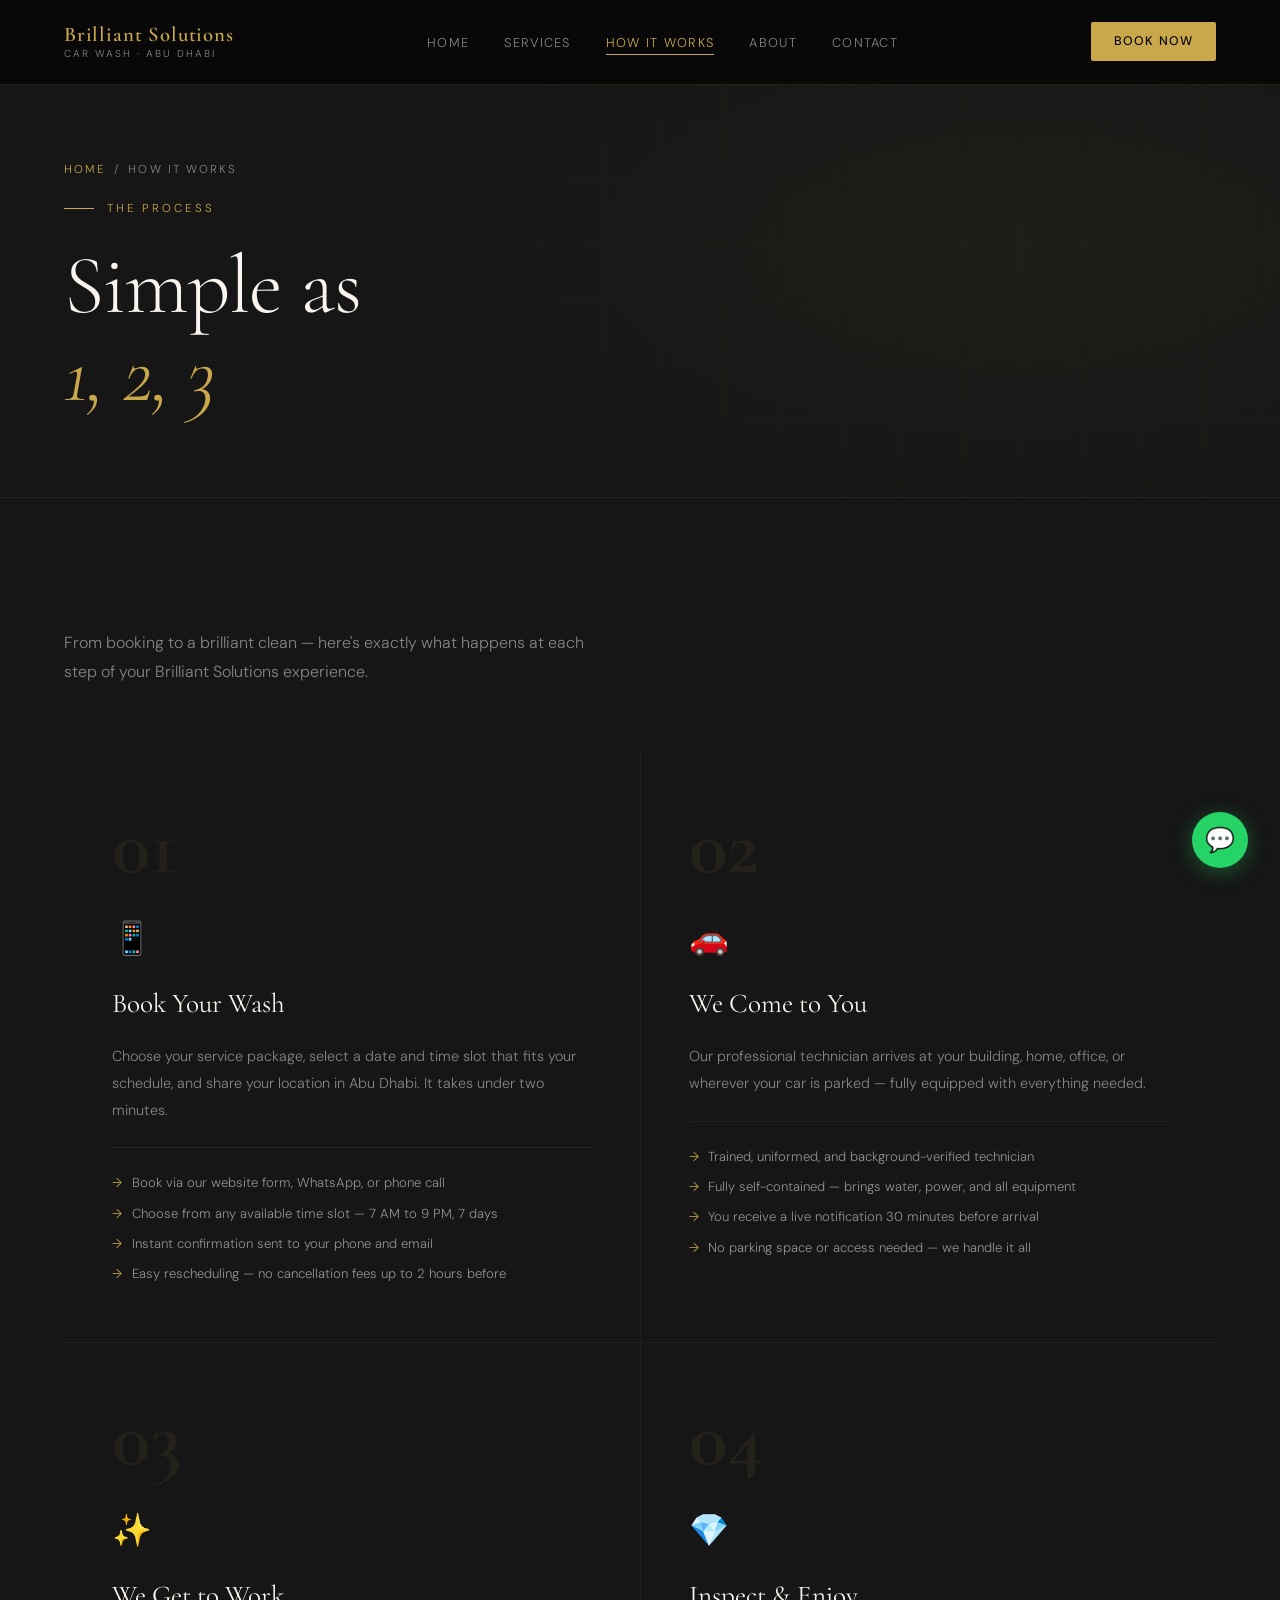
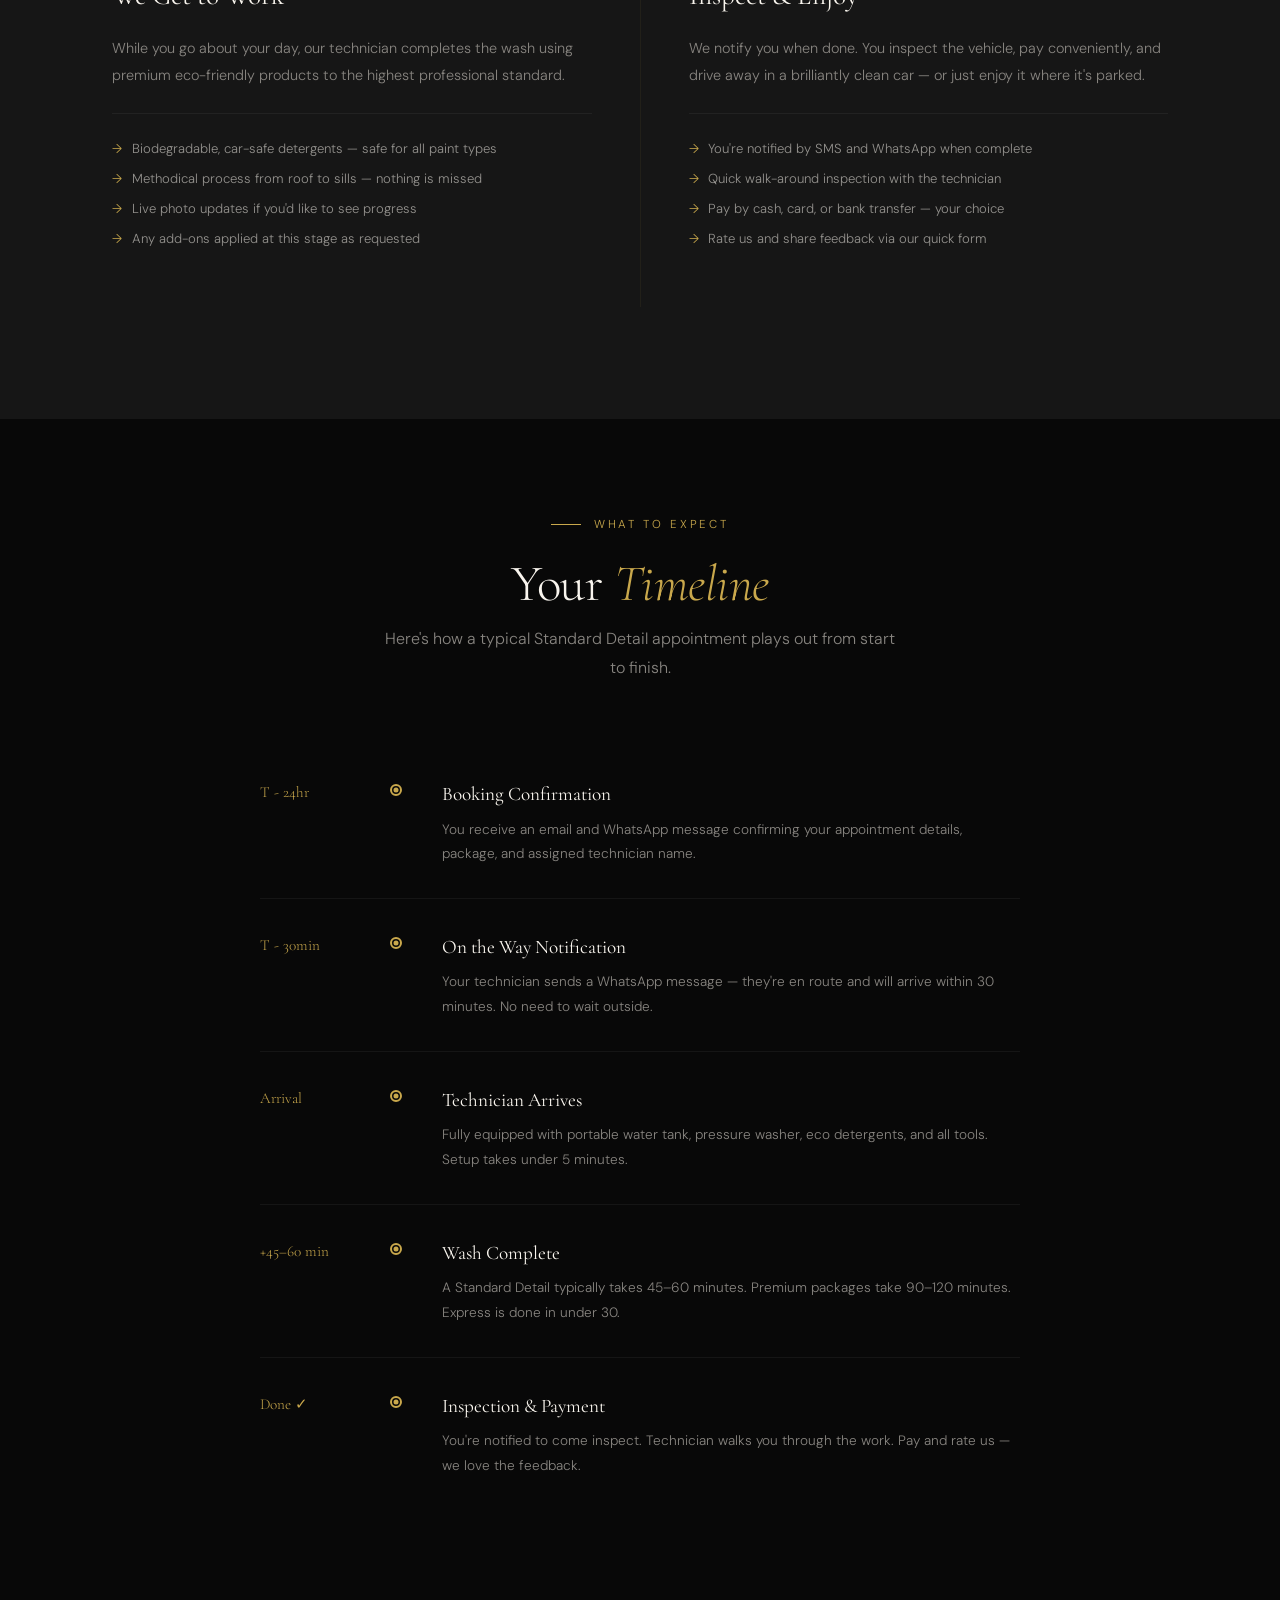
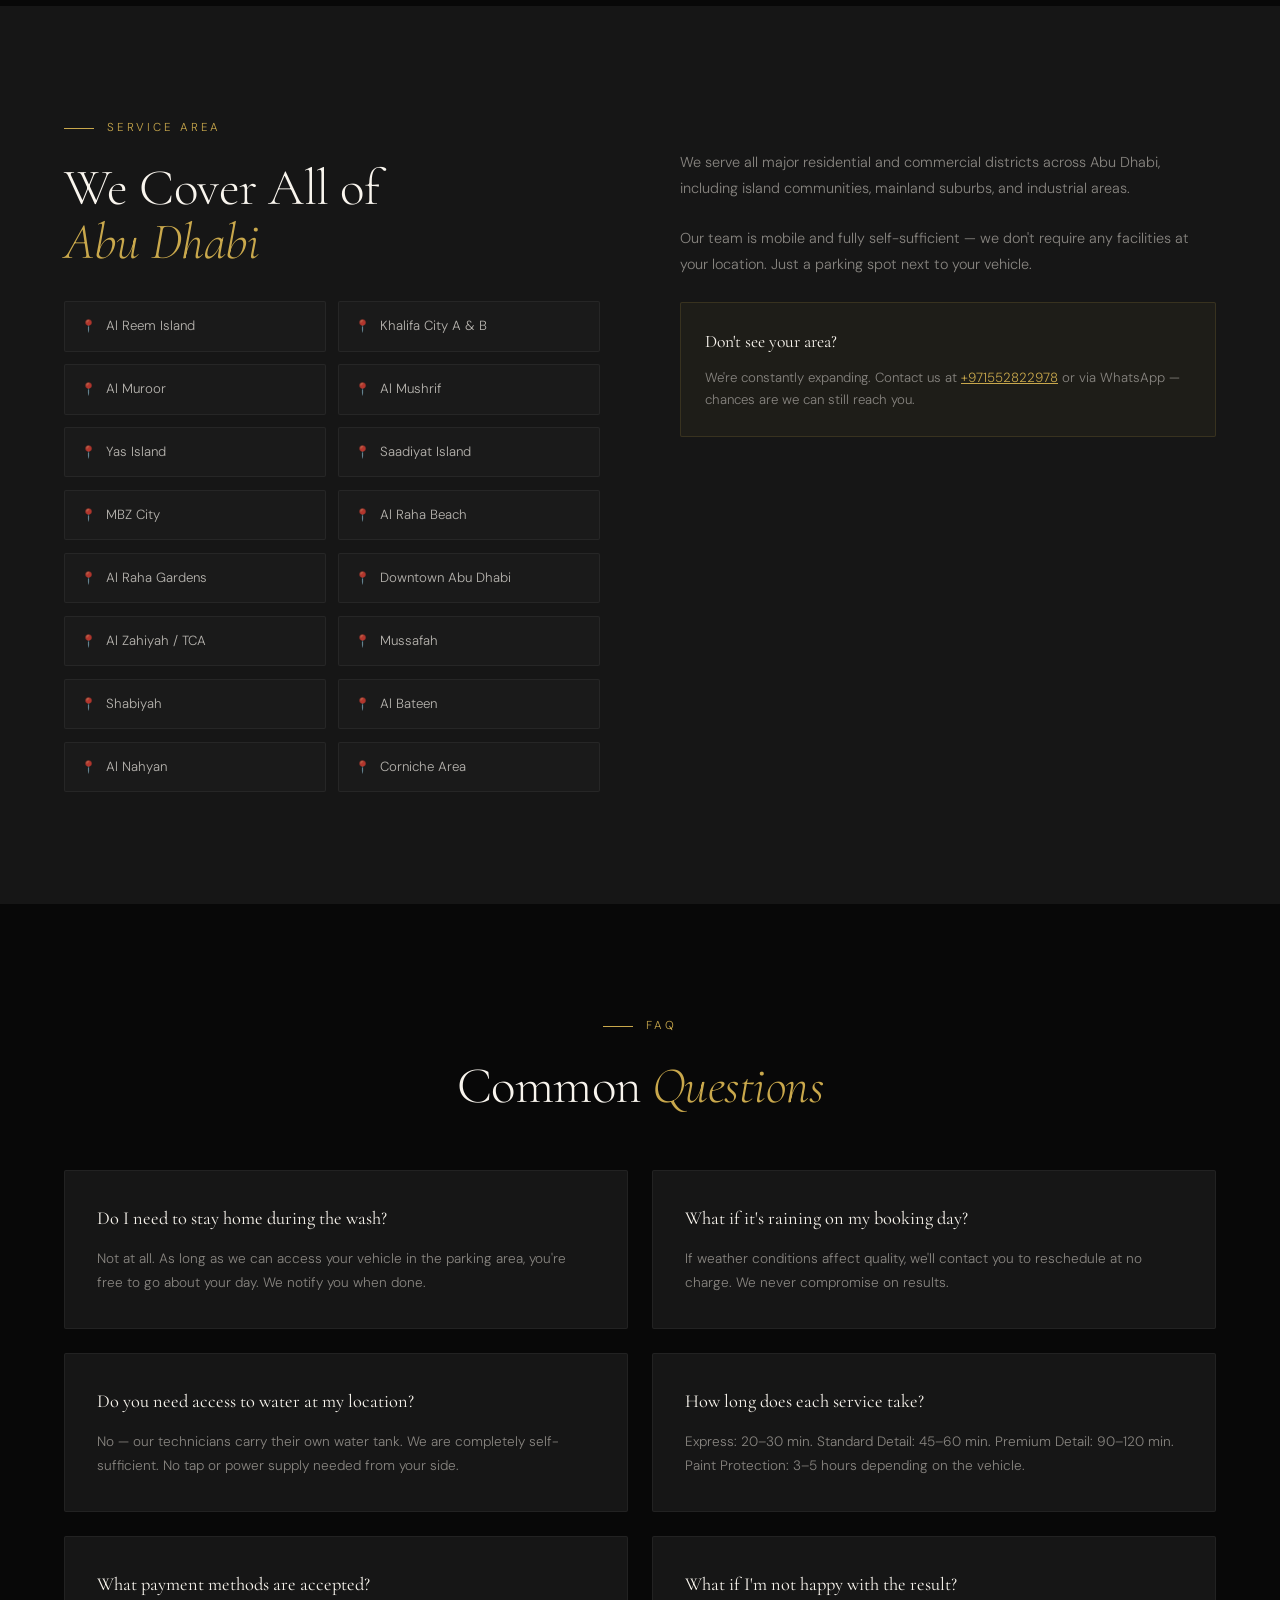
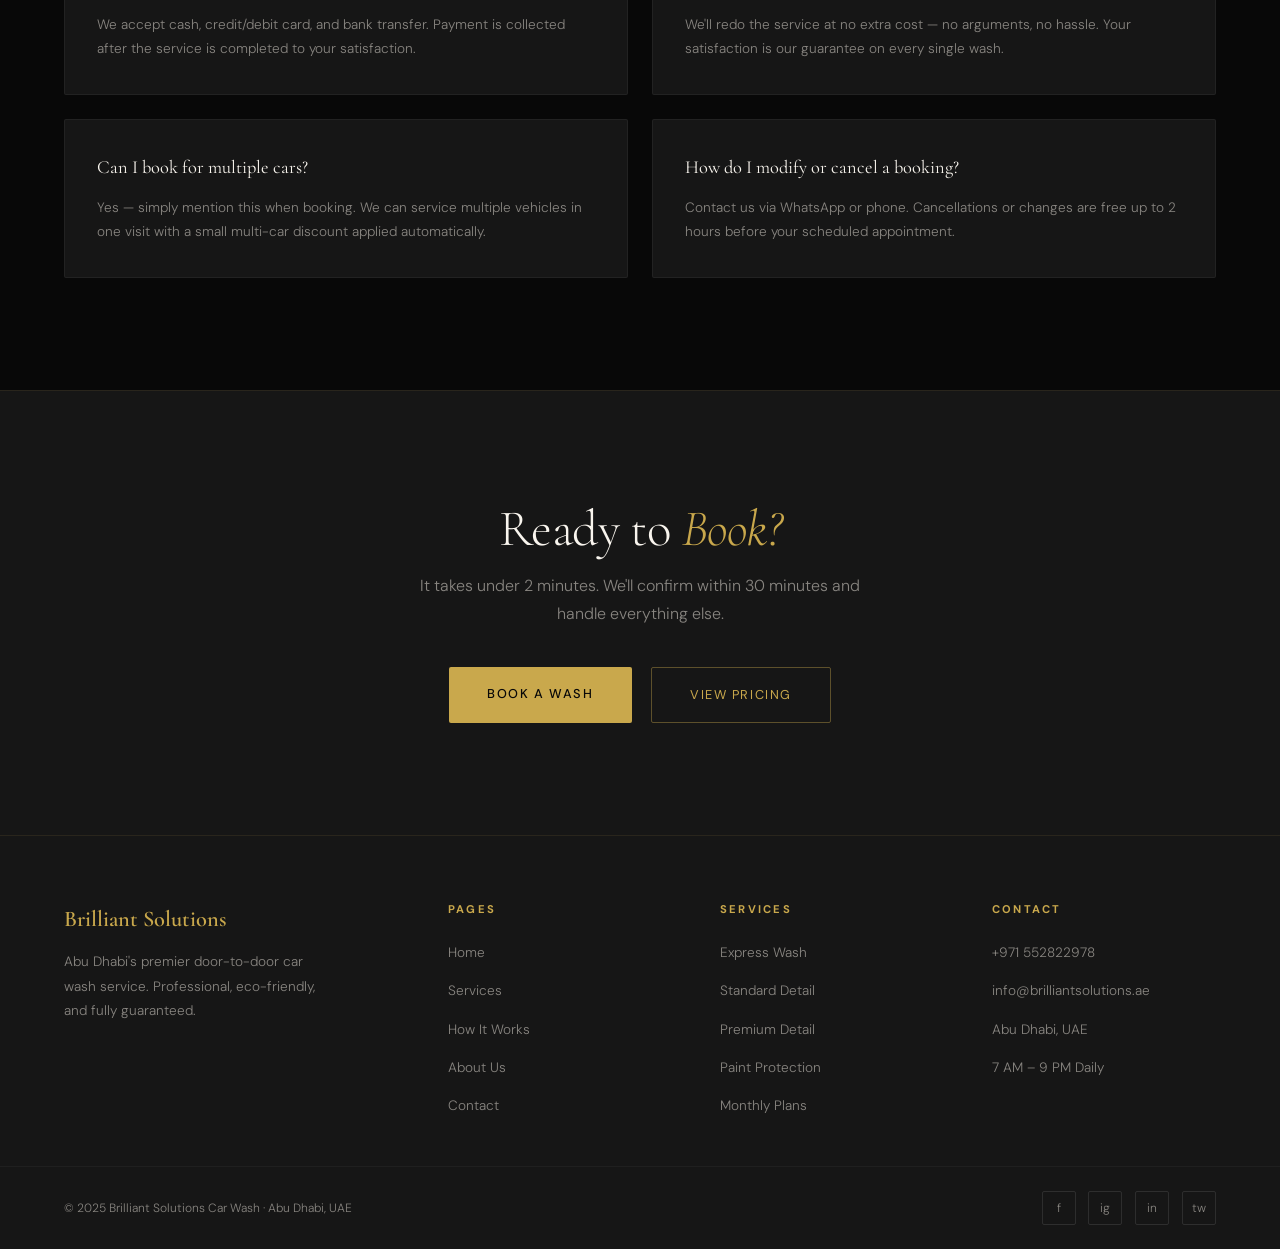
<file: how-it-works.html>
<!DOCTYPE html>
<html lang="en">
<head>
<meta charset="UTF-8">
<meta name="viewport" content="width=device-width, initial-scale=1.0">
<title>How It Works — Brilliant Solutions Car Wash</title>
<link rel="stylesheet" href="style.css">
<style>
/* ── PROCESS STEPS ── */
#process { background: var(--dark2); }
.process-grid { display: grid; grid-template-columns: 1fr 1fr; gap: 1px; background: rgba(201,168,76,0.07); margin-top: 4rem; }
.proc-step {
  background: var(--dark2); padding: 3.5rem 3rem;
  position: relative; overflow: hidden;
  transition: background 0.3s;
}
.proc-step:hover { background: var(--dark3); }
.proc-num {
  font-family: var(--font-display); font-size: 5rem; font-weight: 700;
  color: rgba(201,168,76,0.08); line-height: 1; margin-bottom: 1.5rem;
  transition: color 0.3s;
}
.proc-step:hover .proc-num { color: rgba(201,168,76,0.2); }
.proc-step h3 { font-family: var(--font-display); font-size: 1.7rem; font-weight: 400; margin-bottom: 1rem; }
.proc-step p { font-size: 0.9rem; color: var(--muted); line-height: 1.85; }
.proc-step .proc-icon { font-size: 2rem; margin-bottom: 1rem; }
.proc-detail {
  margin-top: 1.5rem; padding-top: 1.5rem;
  border-top: 1px solid rgba(255,255,255,0.05);
}
.proc-detail ul { list-style: none; display: flex; flex-direction: column; gap: 0.5rem; }
.proc-detail li { font-size: 0.82rem; color: rgba(249,245,238,0.55); display: flex; gap: 0.6rem; }
.proc-detail li::before { content: '→'; color: var(--gold); }

/* ── TIMELINE STRIP ── */
#timeline { background: var(--black); padding: 6rem 5%; }
.tl-inner { max-width: 760px; margin: 0 auto; }
.tl-title { text-align: center; margin-bottom: 4rem; }
.tl-item {
  display: flex; gap: 2.5rem; padding: 2rem 0;
  border-bottom: 1px solid rgba(255,255,255,0.05);
  position: relative;
}
.tl-item:last-child { border-bottom: none; }
.tl-time { min-width: 90px; font-family: var(--font-display); font-size: 0.95rem; color: var(--gold); padding-top: 0.1rem; }
.tl-dot {
  min-width: 12px; height: 12px; width: 12px; border-radius: 50%;
  border: 2px solid var(--gold); margin-top: 0.35rem;
  position: relative; background: var(--black);
}
.tl-dot::after {
  content: ''; position: absolute; top: 50%; left: 50%;
  transform: translate(-50%,-50%);
  width: 5px; height: 5px; border-radius: 50%; background: var(--gold);
}
.tl-content h4 { font-family: var(--font-display); font-size: 1.2rem; font-weight: 400; margin-bottom: 0.4rem; }
.tl-content p { font-size: 0.85rem; color: var(--muted); line-height: 1.8; }

/* ── COVERAGE ── */
#coverage { background: var(--dark2); }
.coverage-layout { display: grid; grid-template-columns: 1fr 1fr; gap: 5rem; align-items: start; }
.areas-grid { display: grid; grid-template-columns: 1fr 1fr; gap: 0.8rem; margin-top: 2rem; }
.area-pill {
  padding: 0.8rem 1rem; background: rgba(255,255,255,0.02);
  border: 1px solid rgba(255,255,255,0.05); border-radius: 2px;
  font-size: 0.83rem; color: rgba(249,245,238,0.7);
  display: flex; align-items: center; gap: 0.6rem; transition: border-color 0.3s;
}
.area-pill:hover { border-color: rgba(201,168,76,0.25); color: var(--white); }
.area-pill::before { content: '📍'; font-size: 0.75rem; }
.coverage-right { padding-top: 2rem; }
.coverage-right p { color: var(--muted); font-size: 0.9rem; line-height: 1.8; margin-bottom: 1.5rem; }
.coverage-note {
  background: rgba(201,168,76,0.05); border: 1px solid rgba(201,168,76,0.15);
  padding: 1.5rem; border-radius: 2px;
}
.coverage-note h5 { font-family: var(--font-display); font-size: 1.1rem; font-weight: 400; margin-bottom: 0.6rem; }
.coverage-note p { font-size: 0.83rem; color: var(--muted); line-height: 1.7; margin-bottom: 0; }
.coverage-note a { color: var(--gold); }

/* ── FAQ ── */
#faq { background: var(--black); }
.faq-grid { display: grid; grid-template-columns: 1fr 1fr; gap: 1.5rem; margin-top: 3.5rem; }
.faq-item {
  background: var(--dark2); border: 1px solid rgba(255,255,255,0.05);
  padding: 2rem; border-radius: 2px;
  transition: border-color 0.3s;
}
.faq-item:hover { border-color: rgba(201,168,76,0.15); }
.faq-item h4 { font-family: var(--font-display); font-size: 1.15rem; font-weight: 400; margin-bottom: 0.8rem; color: var(--white); }
.faq-item p { font-size: 0.85rem; color: var(--muted); line-height: 1.8; }

/* ── CTA ── */
#hw-cta { background: var(--dark2); text-align: center; border-top: 1px solid rgba(201,168,76,0.1); }
#hw-cta h2 { margin-bottom: 1rem; }
#hw-cta p { color: var(--muted); max-width: 440px; margin: 0 auto 2.5rem; }
.cta-pair { display: flex; gap: 1.2rem; justify-content: center; flex-wrap: wrap; }

@media (max-width: 900px) {
  .process-grid { grid-template-columns: 1fr; }
  .coverage-layout { grid-template-columns: 1fr; gap: 3rem; }
  .faq-grid { grid-template-columns: 1fr; }
}
@media (max-width: 600px) {
  .areas-grid { grid-template-columns: 1fr; }
}
</style>
</head>
<body>

<nav id="navbar">
  <a class="nav-logo" href="index.html">Brilliant Solutions<span>Car Wash · Abu Dhabi</span></a>
  <ul class="nav-links">
    <li><a href="index.html">Home</a></li>
    <li><a href="services.html">Services</a></li>
    <li><a href="how-it-works.html">How It Works</a></li>
    <li><a href="about.html">About</a></li>
    <li><a href="contact.html">Contact</a></li>
  </ul>
  <a href="contact.html" class="nav-cta">Book Now</a>
  <button class="hamburger" id="hamburger" onclick="toggleNav()"><span></span><span></span><span></span></button>
</nav>
<div class="mobile-nav" id="mobileNav">
  <a href="index.html">Home</a><a href="services.html">Services</a><a href="how-it-works.html">How It Works</a><a href="about.html">About</a><a href="contact.html">Contact</a>
  <a href="contact.html" class="nav-cta">Book Now</a>
</div>

<!-- PAGE HERO -->
<div class="page-hero">
  <div class="page-hero-bg"></div>
  <div class="page-hero-grid"></div>
  <div class="breadcrumb"><a href="index.html">Home</a><span>/</span>How It Works</div>
  <div class="section-tag">The Process</div>
  <h1>Simple as<br><em>1, 2, 3</em></h1>
</div>

<!-- PROCESS STEPS -->
<section id="process">
  <div class="reveal" style="max-width:600px; margin-bottom:0;">
    <p class="section-intro">From booking to a brilliant clean — here's exactly what happens at each step of your Brilliant Solutions experience.</p>
  </div>
  <div class="process-grid" data-stagger>
    <div class="proc-step reveal">
      <div class="proc-num">01</div>
      <div class="proc-icon">📱</div>
      <h3>Book Your Wash</h3>
      <p>Choose your service package, select a date and time slot that fits your schedule, and share your location in Abu Dhabi. It takes under two minutes.</p>
      <div class="proc-detail">
        <ul>
          <li>Book via our website form, WhatsApp, or phone call</li>
          <li>Choose from any available time slot — 7 AM to 9 PM, 7 days</li>
          <li>Instant confirmation sent to your phone and email</li>
          <li>Easy rescheduling — no cancellation fees up to 2 hours before</li>
        </ul>
      </div>
    </div>
    <div class="proc-step reveal">
      <div class="proc-num">02</div>
      <div class="proc-icon">🚗</div>
      <h3>We Come to You</h3>
      <p>Our professional technician arrives at your building, home, office, or wherever your car is parked — fully equipped with everything needed.</p>
      <div class="proc-detail">
        <ul>
          <li>Trained, uniformed, and background-verified technician</li>
          <li>Fully self-contained — brings water, power, and all equipment</li>
          <li>You receive a live notification 30 minutes before arrival</li>
          <li>No parking space or access needed — we handle it all</li>
        </ul>
      </div>
    </div>
    <div class="proc-step reveal">
      <div class="proc-num">03</div>
      <div class="proc-icon">✨</div>
      <h3>We Get to Work</h3>
      <p>While you go about your day, our technician completes the wash using premium eco-friendly products to the highest professional standard.</p>
      <div class="proc-detail">
        <ul>
          <li>Biodegradable, car-safe detergents — safe for all paint types</li>
          <li>Methodical process from roof to sills — nothing is missed</li>
          <li>Live photo updates if you'd like to see progress</li>
          <li>Any add-ons applied at this stage as requested</li>
        </ul>
      </div>
    </div>
    <div class="proc-step reveal">
      <div class="proc-num">04</div>
      <div class="proc-icon">💎</div>
      <h3>Inspect & Enjoy</h3>
      <p>We notify you when done. You inspect the vehicle, pay conveniently, and drive away in a brilliantly clean car — or just enjoy it where it's parked.</p>
      <div class="proc-detail">
        <ul>
          <li>You're notified by SMS and WhatsApp when complete</li>
          <li>Quick walk-around inspection with the technician</li>
          <li>Pay by cash, card, or bank transfer — your choice</li>
          <li>Rate us and share feedback via our quick form</li>
        </ul>
      </div>
    </div>
  </div>
</section>

<!-- TIMELINE -->
<section id="timeline">
  <div class="tl-title reveal">
    <div class="section-tag" style="justify-content:center;">What to Expect</div>
    <h2>Your <em>Timeline</em></h2>
    <p class="section-intro" style="margin: 0.8rem auto 0; text-align:center;">Here's how a typical Standard Detail appointment plays out from start to finish.</p>
  </div>
  <div class="tl-inner">
    <div class="tl-item reveal">
      <div class="tl-time">T - 24hr</div>
      <div class="tl-dot"></div>
      <div class="tl-content">
        <h4>Booking Confirmation</h4>
        <p>You receive an email and WhatsApp message confirming your appointment details, package, and assigned technician name.</p>
      </div>
    </div>
    <div class="tl-item reveal">
      <div class="tl-time">T - 30min</div>
      <div class="tl-dot"></div>
      <div class="tl-content">
        <h4>On the Way Notification</h4>
        <p>Your technician sends a WhatsApp message — they're en route and will arrive within 30 minutes. No need to wait outside.</p>
      </div>
    </div>
    <div class="tl-item reveal">
      <div class="tl-time">Arrival</div>
      <div class="tl-dot"></div>
      <div class="tl-content">
        <h4>Technician Arrives</h4>
        <p>Fully equipped with portable water tank, pressure washer, eco detergents, and all tools. Setup takes under 5 minutes.</p>
      </div>
    </div>
    <div class="tl-item reveal">
      <div class="tl-time">+45–60 min</div>
      <div class="tl-dot"></div>
      <div class="tl-content">
        <h4>Wash Complete</h4>
        <p>A Standard Detail typically takes 45–60 minutes. Premium packages take 90–120 minutes. Express is done in under 30.</p>
      </div>
    </div>
    <div class="tl-item reveal">
      <div class="tl-time">Done ✓</div>
      <div class="tl-dot"></div>
      <div class="tl-content">
        <h4>Inspection & Payment</h4>
        <p>You're notified to come inspect. Technician walks you through the work. Pay and rate us — we love the feedback.</p>
      </div>
    </div>
  </div>
</section>

<!-- COVERAGE -->
<section id="coverage">
  <div class="coverage-layout">
    <div>
      <div class="section-tag reveal">Service Area</div>
      <h2 class="reveal">We Cover All of<br><em>Abu Dhabi</em></h2>
      <div class="areas-grid" data-stagger>
        <div class="area-pill reveal">Al Reem Island</div>
        <div class="area-pill reveal">Khalifa City A & B</div>
        <div class="area-pill reveal">Al Muroor</div>
        <div class="area-pill reveal">Al Mushrif</div>
        <div class="area-pill reveal">Yas Island</div>
        <div class="area-pill reveal">Saadiyat Island</div>
        <div class="area-pill reveal">MBZ City</div>
        <div class="area-pill reveal">Al Raha Beach</div>
        <div class="area-pill reveal">Al Raha Gardens</div>
        <div class="area-pill reveal">Downtown Abu Dhabi</div>
        <div class="area-pill reveal">Al Zahiyah / TCA</div>
        <div class="area-pill reveal">Mussafah</div>
        <div class="area-pill reveal">Shabiyah</div>
        <div class="area-pill reveal">Al Bateen</div>
        <div class="area-pill reveal">Al Nahyan</div>
        <div class="area-pill reveal">Corniche Area</div>
      </div>
    </div>
    <div class="coverage-right reveal">
      <p>We serve all major residential and commercial districts across Abu Dhabi, including island communities, mainland suburbs, and industrial areas.</p>
      <p>Our team is mobile and fully self-sufficient — we don't require any facilities at your location. Just a parking spot next to your vehicle.</p>
      <div class="coverage-note">
        <h5>Don't see your area?</h5>
        <p>We're constantly expanding. Contact us at <a href="tel:+971552822978">+971552822978</a> or via WhatsApp — chances are we can still reach you.</p>
      </div>
    </div>
  </div>
</section>

<!-- FAQ -->
<section id="faq">
  <div class="reveal" style="text-align:center; max-width:560px; margin:0 auto;">
    <div class="section-tag" style="justify-content:center;">FAQ</div>
    <h2>Common <em>Questions</em></h2>
  </div>
  <div class="faq-grid" data-stagger>
    <div class="faq-item reveal">
      <h4>Do I need to stay home during the wash?</h4>
      <p>Not at all. As long as we can access your vehicle in the parking area, you're free to go about your day. We notify you when done.</p>
    </div>
    <div class="faq-item reveal">
      <h4>What if it's raining on my booking day?</h4>
      <p>If weather conditions affect quality, we'll contact you to reschedule at no charge. We never compromise on results.</p>
    </div>
    <div class="faq-item reveal">
      <h4>Do you need access to water at my location?</h4>
      <p>No — our technicians carry their own water tank. We are completely self-sufficient. No tap or power supply needed from your side.</p>
    </div>
    <div class="faq-item reveal">
      <h4>How long does each service take?</h4>
      <p>Express: 20–30 min. Standard Detail: 45–60 min. Premium Detail: 90–120 min. Paint Protection: 3–5 hours depending on the vehicle.</p>
    </div>
    <div class="faq-item reveal">
      <h4>What payment methods are accepted?</h4>
      <p>We accept cash, credit/debit card, and bank transfer. Payment is collected after the service is completed to your satisfaction.</p>
    </div>
    <div class="faq-item reveal">
      <h4>What if I'm not happy with the result?</h4>
      <p>We'll redo the service at no extra cost — no arguments, no hassle. Your satisfaction is our guarantee on every single wash.</p>
    </div>
    <div class="faq-item reveal">
      <h4>Can I book for multiple cars?</h4>
      <p>Yes — simply mention this when booking. We can service multiple vehicles in one visit with a small multi-car discount applied automatically.</p>
    </div>
    <div class="faq-item reveal">
      <h4>How do I modify or cancel a booking?</h4>
      <p>Contact us via WhatsApp or phone. Cancellations or changes are free up to 2 hours before your scheduled appointment.</p>
    </div>
  </div>
</section>

<!-- CTA -->
<section id="hw-cta">
  <h2 class="reveal">Ready to <em>Book?</em></h2>
  <p class="reveal">It takes under 2 minutes. We'll confirm within 30 minutes and handle everything else.</p>
  <div class="cta-pair reveal">
    <a href="contact.html" class="btn-primary">Book a Wash</a>
    <a href="services.html" class="btn-outline">View Pricing</a>
  </div>
</section>

<!-- FOOTER -->
<footer>
  <div class="footer-top">
    <div class="footer-brand">
      <div class="logo">Brilliant Solutions</div>
      <p>Abu Dhabi's premier door-to-door car wash service. Professional, eco-friendly, and fully guaranteed.</p>
    </div>
    <div class="footer-col"><h5>Pages</h5><ul><li><a href="index.html">Home</a></li><li><a href="services.html">Services</a></li><li><a href="how-it-works.html">How It Works</a></li><li><a href="about.html">About Us</a></li><li><a href="contact.html">Contact</a></li></ul></div>
    <div class="footer-col"><h5>Services</h5><ul><li><a href="services.html">Express Wash</a></li><li><a href="services.html">Standard Detail</a></li><li><a href="services.html">Premium Detail</a></li><li><a href="services.html">Paint Protection</a></li><li><a href="services.html">Monthly Plans</a></li></ul></div>
    <div class="footer-col"><h5>Contact</h5><ul><li><a href="tel:+971552822978">+971 552822978</a></li><li><a href="mailto:info@brilliantsolutions.ae">info@brilliantsolutions.ae</a></li><li><a href="#">Abu Dhabi, UAE</a></li><li><a href="#">7 AM – 9 PM Daily</a></li></ul></div>
  </div>
  <div class="footer-bottom">
    <span class="footer-copy">© 2025 Brilliant Solutions Car Wash · Abu Dhabi, UAE</span>
    <div class="footer-socials"><a href="#" class="social-btn">f</a><a href="#" class="social-btn">ig</a><a href="#" class="social-btn">in</a><a href="#" class="social-btn">tw</a></div>
  </div>
</footer>

<a href="https://wa.me/971552822978" class="whatsapp-float" target="_blank">💬</a>
<script src="main.js"></script>
</body>
</html>
</file>
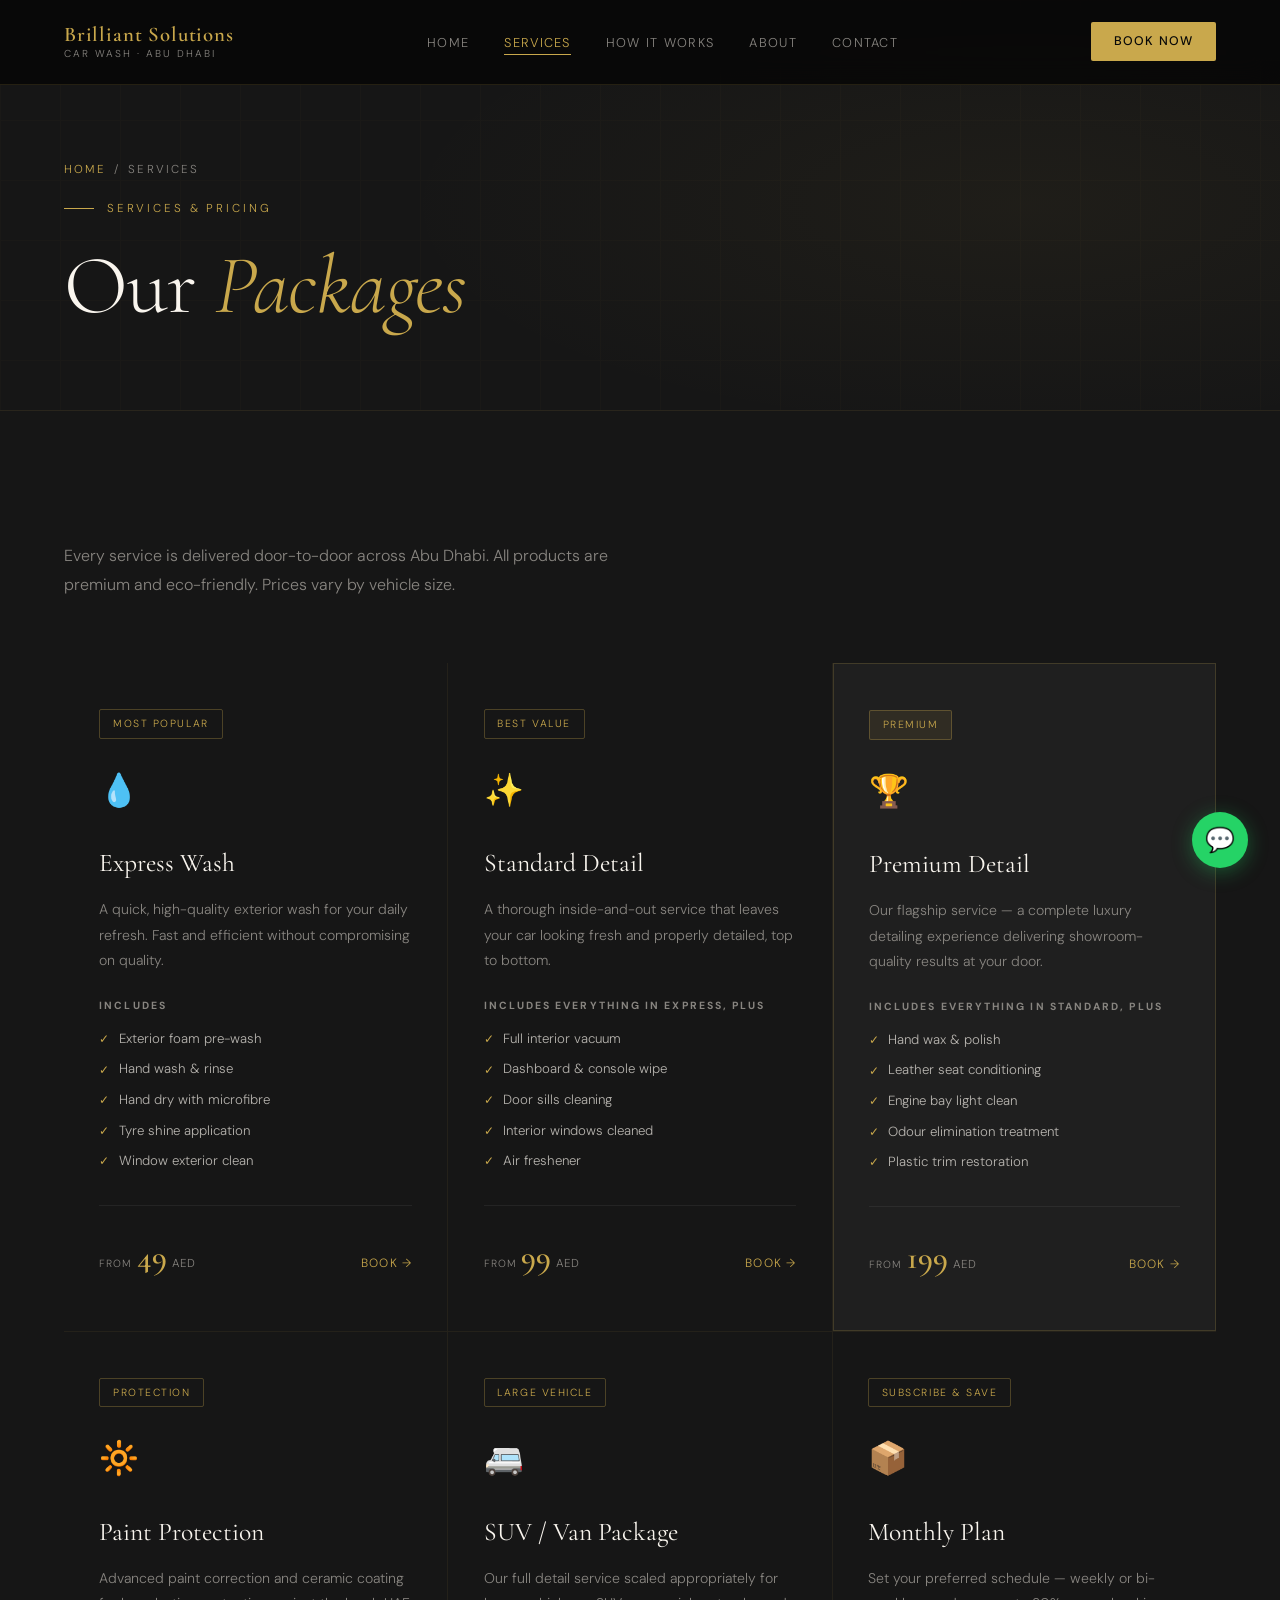
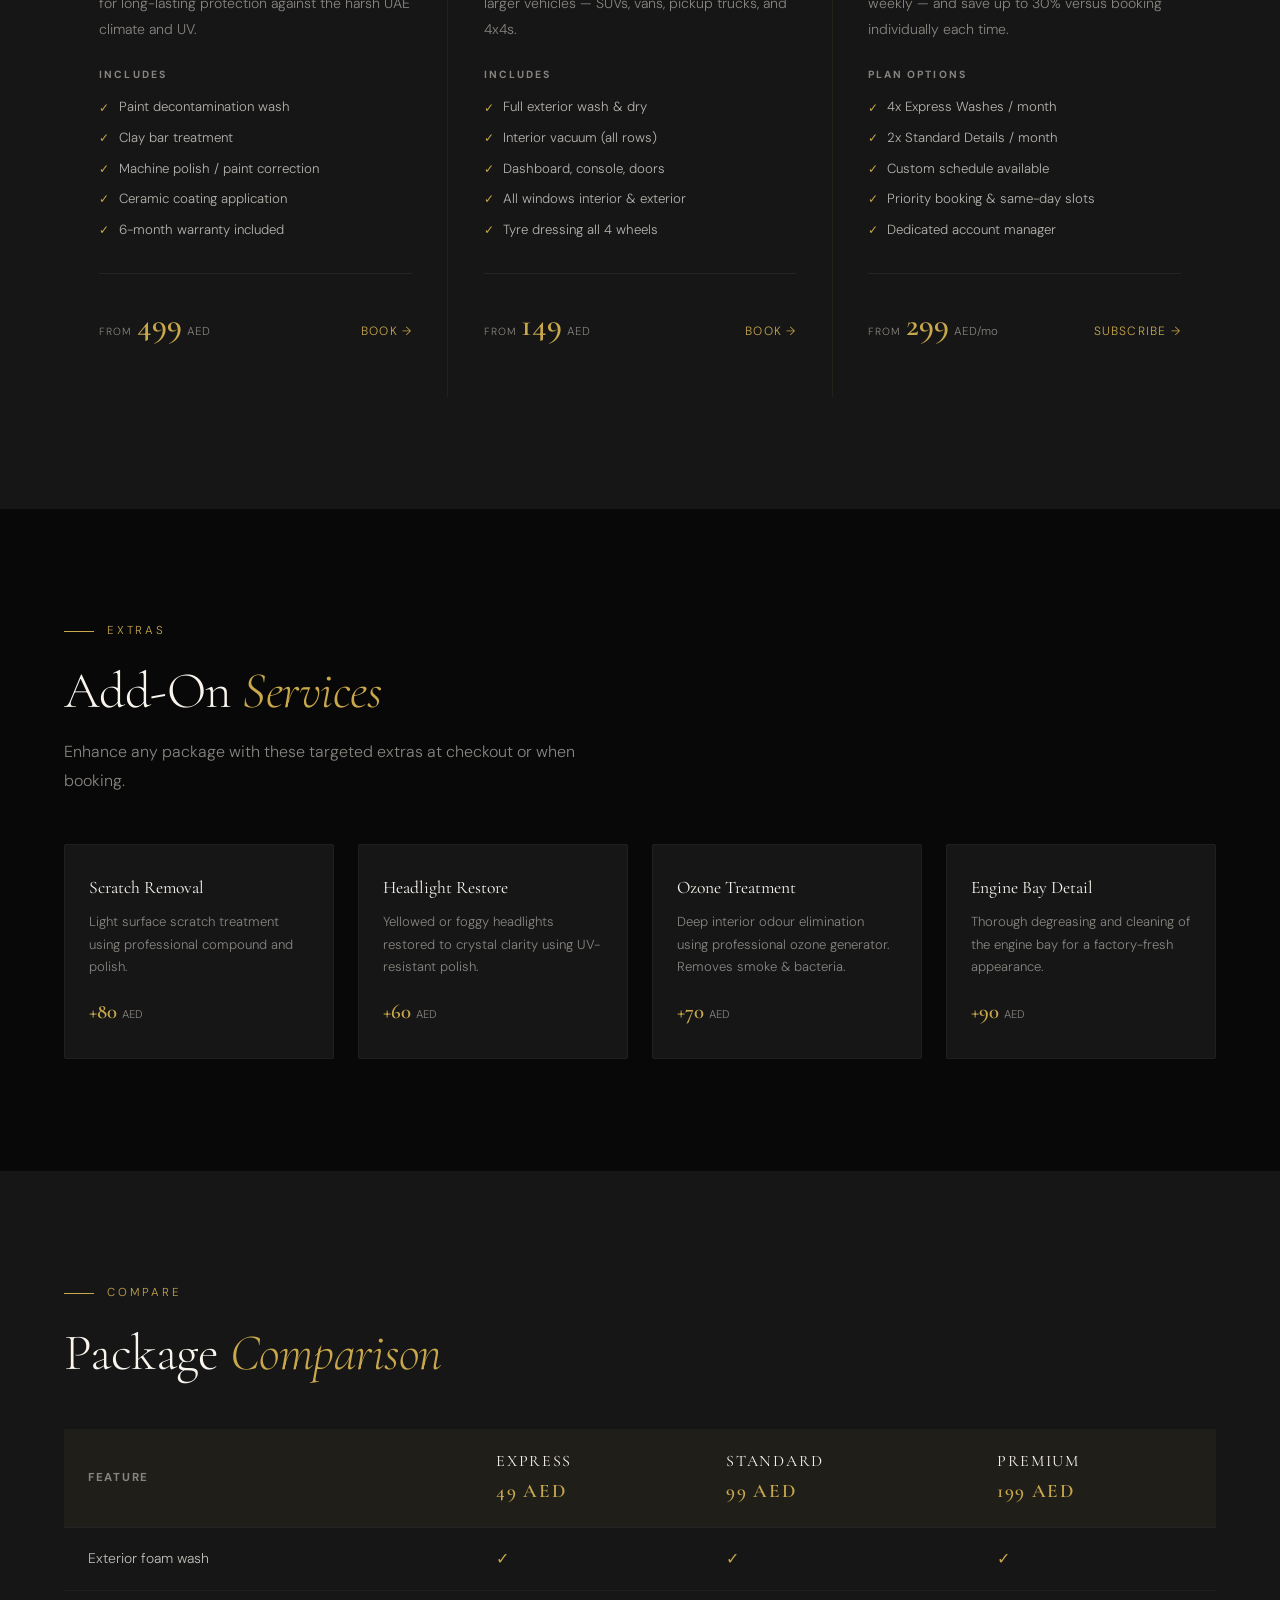
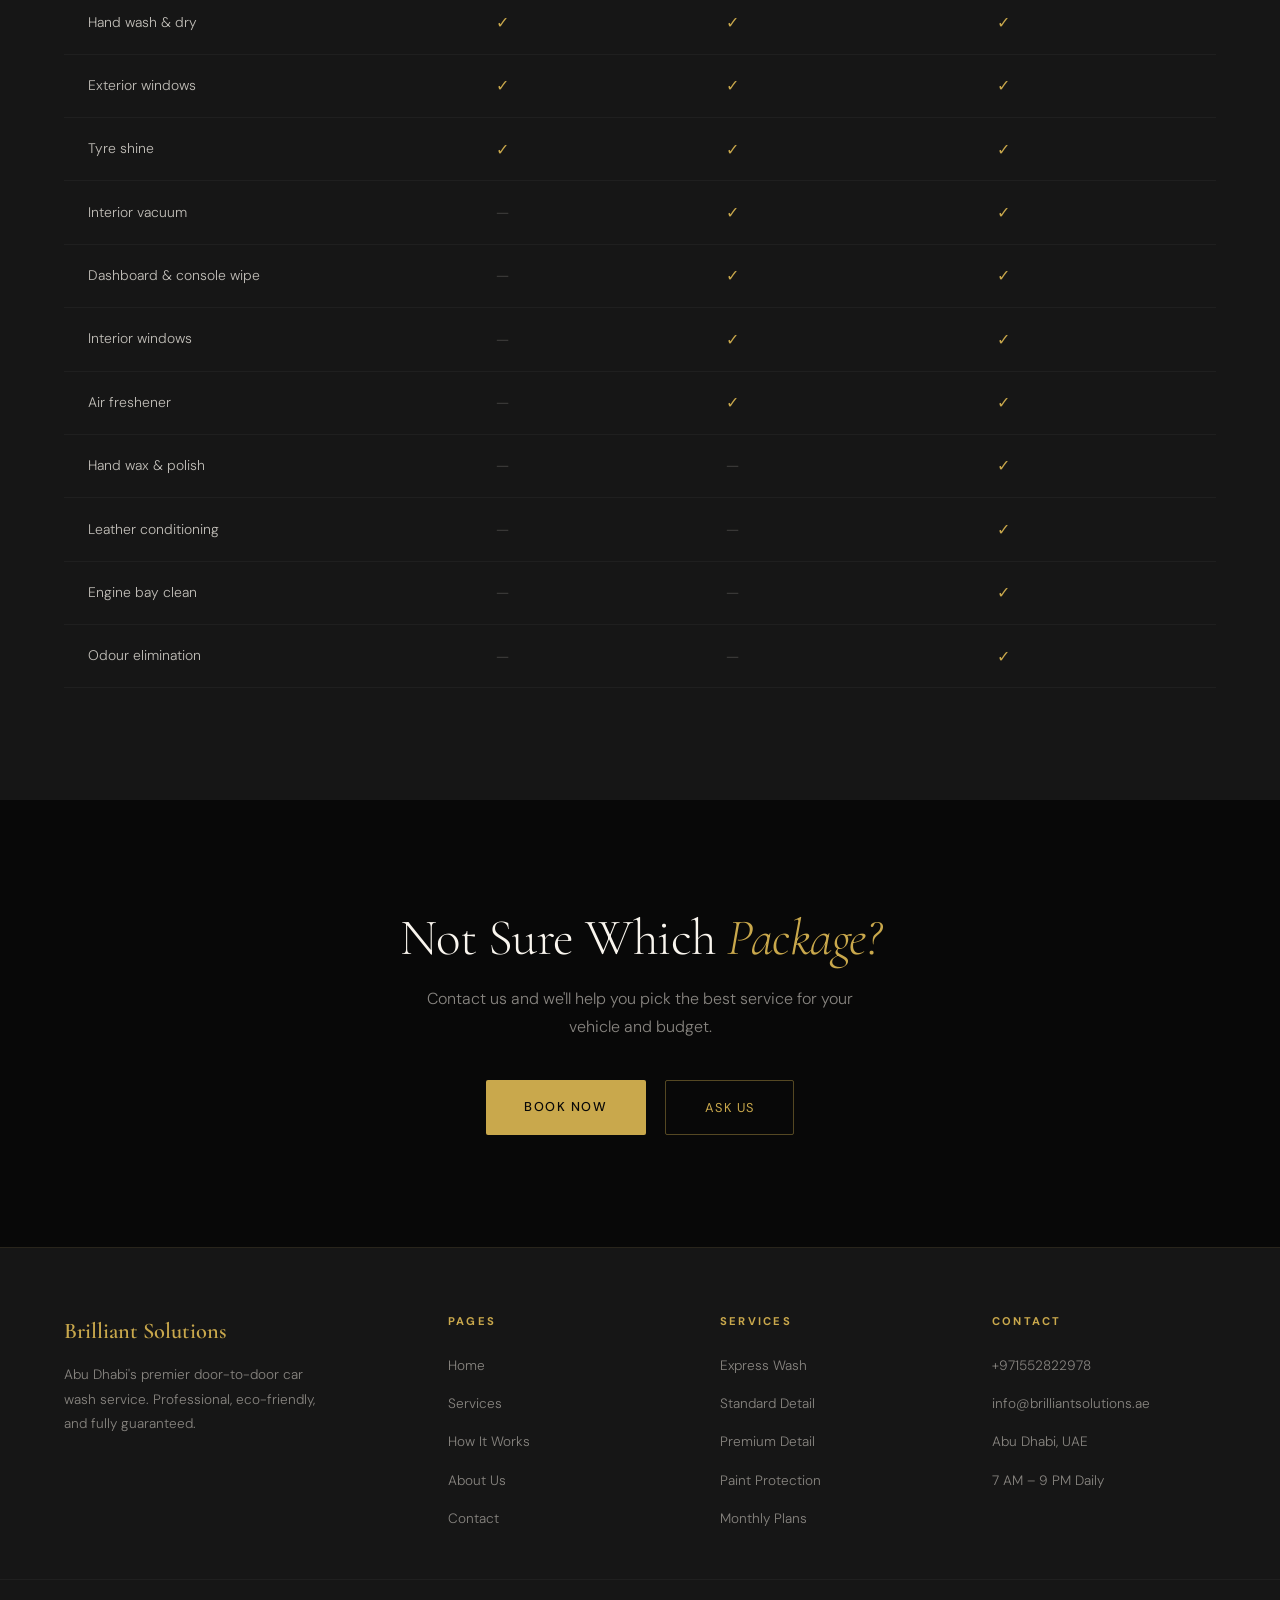
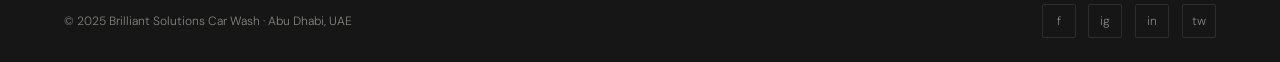
<file: services.html>
<!DOCTYPE html>
<html lang="en">
<head>
<meta charset="UTF-8">
<meta name="viewport" content="width=device-width, initial-scale=1.0">
<title>Services — Brilliant Solutions Car Wash</title>
<link rel="stylesheet" href="style.css">
<style>
/* ── SERVICES FULL GRID ── */
.services-grid { display: grid; grid-template-columns: repeat(3, 1fr); gap: 1px; background: rgba(201,168,76,0.08); margin-top: 4rem; }
.svc-card {
  background: var(--dark2); padding: 2.8rem 2.2rem;
  position: relative; overflow: hidden; transition: background 0.3s;
}
.svc-card:hover { background: var(--dark3); }
.svc-card::after { content: ''; position: absolute; bottom: 0; left: 0; right: 0; height: 2px; background: var(--gold); transform: scaleX(0); transition: transform 0.4s; transform-origin: left; }
.svc-card:hover::after { transform: scaleX(1); }
.svc-badge {
  display: inline-block; font-size: 0.65rem; letter-spacing: 0.15em; text-transform: uppercase;
  padding: 0.3rem 0.8rem; border: 1px solid rgba(201,168,76,0.3); color: var(--gold);
  border-radius: 2px; margin-bottom: 1.5rem;
}
.svc-icon { font-size: 2rem; margin-bottom: 1.5rem; }
.svc-card h3 { font-family: var(--font-display); font-size: 1.6rem; font-weight: 400; margin-bottom: 0.8rem; }
.svc-card > p { font-size: 0.88rem; color: var(--muted); line-height: 1.8; }
.svc-includes { margin-top: 1.5rem; }
.svc-includes h5 { font-size: 0.65rem; letter-spacing: 0.2em; text-transform: uppercase; color: var(--muted); margin-bottom: 0.8rem; }
.svc-includes ul { list-style: none; display: flex; flex-direction: column; gap: 0.5rem; }
.svc-includes li { font-size: 0.83rem; color: rgba(249,245,238,0.7); display: flex; align-items: center; gap: 0.6rem; }
.svc-includes li::before { content: '✓'; color: var(--gold); font-size: 0.75rem; }
.svc-price-row {
  margin-top: 2rem; padding-top: 1.5rem; border-top: 1px solid rgba(255,255,255,0.06);
  display: flex; align-items: baseline; justify-content: space-between;
}
.price-block { display: flex; align-items: baseline; gap: 0.3rem; }
.from-label { font-size: 0.65rem; color: var(--muted); text-transform: uppercase; letter-spacing: 0.1em; }
.price-big { font-family: var(--font-display); font-size: 2rem; color: var(--gold); font-weight: 600; }
.price-unit { font-size: 0.72rem; color: var(--muted); }
.svc-card .book-link { font-size: 0.75rem; color: var(--gold); text-decoration: none; letter-spacing: 0.1em; text-transform: uppercase; transition: opacity 0.3s; }
.svc-card .book-link:hover { opacity: 0.7; }

/* ── FEATURED CARD ── */
.svc-card.featured { background: var(--dark3); border: 1px solid rgba(201,168,76,0.2); }
.svc-card.featured .svc-badge { background: rgba(201,168,76,0.1); }

/* ── ADD-ONS ── */
#addons { background: var(--black); }
.addons-grid { display: grid; grid-template-columns: repeat(4,1fr); gap: 1.5rem; margin-top: 3rem; }
.addon-card { background: var(--dark2); border: 1px solid rgba(255,255,255,0.04); padding: 1.8rem 1.5rem; border-radius: 2px; transition: border-color 0.3s; }
.addon-card:hover { border-color: rgba(201,168,76,0.2); }
.addon-card h4 { font-family: var(--font-display); font-size: 1.1rem; font-weight: 400; margin-bottom: 0.5rem; }
.addon-card p { font-size: 0.82rem; color: var(--muted); line-height: 1.7; }
.addon-price { font-family: var(--font-display); font-size: 1.3rem; color: var(--gold); margin-top: 1rem; font-weight: 600; }
.addon-price span { font-size: 0.7rem; color: var(--muted); font-family: var(--font-body); font-weight: 300; }

/* ── COMPARISON TABLE ── */
#compare { background: var(--dark2); }
.compare-table { width: 100%; border-collapse: collapse; margin-top: 3rem; }
.compare-table th { padding: 1.2rem 1.5rem; text-align: left; font-size: 0.72rem; letter-spacing: 0.15em; text-transform: uppercase; color: var(--muted); border-bottom: 1px solid rgba(255,255,255,0.06); }
.compare-table th:first-child { color: var(--muted); }
.compare-table td { padding: 1.1rem 1.5rem; font-size: 0.87rem; border-bottom: 1px solid rgba(255,255,255,0.04); }
.compare-table tr:hover td { background: rgba(255,255,255,0.02); }
.compare-table td:first-child { color: rgba(249,245,238,0.75); }
.compare-table .yes { color: var(--gold); font-size: 1rem; }
.compare-table .no { color: rgba(136,133,128,0.4); font-size: 1rem; }
.compare-table .pkg-head { font-family: var(--font-display); font-size: 1rem; font-weight: 400; color: var(--white); }
.compare-table .pkg-price { font-family: var(--font-display); color: var(--gold); font-size: 1.2rem; font-weight: 600; }
.compare-table .highlight th { background: rgba(201,168,76,0.05); }

/* ── CTA ── */
#svc-cta { background: var(--black); text-align: center; }
#svc-cta h2 { margin-bottom: 1.2rem; }
#svc-cta p { color: var(--muted); max-width: 460px; margin: 0 auto 2.5rem; }
.cta-pair { display: flex; gap: 1.2rem; justify-content: center; flex-wrap: wrap; }

@media (max-width: 900px) {
  .services-grid { grid-template-columns: 1fr 1fr; }
  .addons-grid { grid-template-columns: 1fr 1fr; }
  .compare-table { font-size: 0.8rem; }
  .compare-table th, .compare-table td { padding: 0.9rem 0.8rem; }
}
@media (max-width: 600px) {
  .services-grid { grid-template-columns: 1fr; }
  .addons-grid { grid-template-columns: 1fr; }
  .compare-table { display: block; overflow-x: auto; }
}
</style>
</head>
<body>

<nav id="navbar">
  <a class="nav-logo" href="index.html">Brilliant Solutions<span>Car Wash · Abu Dhabi</span></a>
  <ul class="nav-links">
    <li><a href="index.html">Home</a></li>
    <li><a href="services.html">Services</a></li>
    <li><a href="how-it-works.html">How It Works</a></li>
    <li><a href="about.html">About</a></li>
    <li><a href="contact.html">Contact</a></li>
  </ul>
  <a href="contact.html" class="nav-cta">Book Now</a>
  <button class="hamburger" id="hamburger" onclick="toggleNav()"><span></span><span></span><span></span></button>
</nav>
<div class="mobile-nav" id="mobileNav">
  <a href="index.html">Home</a>
  <a href="services.html">Services</a>
  <a href="how-it-works.html">How It Works</a>
  <a href="about.html">About</a>
  <a href="contact.html">Contact</a>
  <a href="contact.html" class="nav-cta">Book Now</a>
</div>

<!-- PAGE HERO -->
<div class="page-hero">
  <div class="page-hero-bg"></div>
  <div class="page-hero-grid"></div>
  <div class="breadcrumb"><a href="index.html">Home</a><span>/</span>Services</div>
  <div class="section-tag">Services & Pricing</div>
  <h1>Our <em>Packages</em></h1>
</div>

<!-- SERVICES GRID -->
<section id="services-main" style="background:var(--dark2);">
  <div class="reveal">
    <p class="section-intro" style="max-width:600px;">Every service is delivered door-to-door across Abu Dhabi. All products are premium and eco-friendly. Prices vary by vehicle size.</p>
  </div>
  <div class="services-grid" data-stagger>
    <div class="svc-card reveal">
      <div class="svc-badge">Most Popular</div>
      <div class="svc-icon">💧</div>
      <h3>Express Wash</h3>
      <p>A quick, high-quality exterior wash for your daily refresh. Fast and efficient without compromising on quality.</p>
      <div class="svc-includes">
        <h5>Includes</h5>
        <ul>
          <li>Exterior foam pre-wash</li>
          <li>Hand wash & rinse</li>
          <li>Hand dry with microfibre</li>
          <li>Tyre shine application</li>
          <li>Window exterior clean</li>
        </ul>
      </div>
      <div class="svc-price-row">
        <div class="price-block">
          <span class="from-label">From</span>
          <span class="price-big">49</span>
          <span class="price-unit">AED</span>
        </div>
        <a href="contact.html" class="book-link">Book →</a>
      </div>
    </div>
    <div class="svc-card reveal">
      <div class="svc-badge">Best Value</div>
      <div class="svc-icon">✨</div>
      <h3>Standard Detail</h3>
      <p>A thorough inside-and-out service that leaves your car looking fresh and properly detailed, top to bottom.</p>
      <div class="svc-includes">
        <h5>Includes Everything in Express, plus</h5>
        <ul>
          <li>Full interior vacuum</li>
          <li>Dashboard & console wipe</li>
          <li>Door sills cleaning</li>
          <li>Interior windows cleaned</li>
          <li>Air freshener</li>
        </ul>
      </div>
      <div class="svc-price-row">
        <div class="price-block">
          <span class="from-label">From</span>
          <span class="price-big">99</span>
          <span class="price-unit">AED</span>
        </div>
        <a href="contact.html" class="book-link">Book →</a>
      </div>
    </div>
    <div class="svc-card featured reveal">
      <div class="svc-badge">Premium</div>
      <div class="svc-icon">🏆</div>
      <h3>Premium Detail</h3>
      <p>Our flagship service — a complete luxury detailing experience delivering showroom-quality results at your door.</p>
      <div class="svc-includes">
        <h5>Includes Everything in Standard, plus</h5>
        <ul>
          <li>Hand wax & polish</li>
          <li>Leather seat conditioning</li>
          <li>Engine bay light clean</li>
          <li>Odour elimination treatment</li>
          <li>Plastic trim restoration</li>
        </ul>
      </div>
      <div class="svc-price-row">
        <div class="price-block">
          <span class="from-label">From</span>
          <span class="price-big">199</span>
          <span class="price-unit">AED</span>
        </div>
        <a href="contact.html" class="book-link">Book →</a>
      </div>
    </div>
    <div class="svc-card reveal">
      <div class="svc-badge">Protection</div>
      <div class="svc-icon">🔆</div>
      <h3>Paint Protection</h3>
      <p>Advanced paint correction and ceramic coating for long-lasting protection against the harsh UAE climate and UV.</p>
      <div class="svc-includes">
        <h5>Includes</h5>
        <ul>
          <li>Paint decontamination wash</li>
          <li>Clay bar treatment</li>
          <li>Machine polish / paint correction</li>
          <li>Ceramic coating application</li>
          <li>6-month warranty included</li>
        </ul>
      </div>
      <div class="svc-price-row">
        <div class="price-block">
          <span class="from-label">From</span>
          <span class="price-big">499</span>
          <span class="price-unit">AED</span>
        </div>
        <a href="contact.html" class="book-link">Book →</a>
      </div>
    </div>
    <div class="svc-card reveal">
      <div class="svc-badge">Large Vehicle</div>
      <div class="svc-icon">🚐</div>
      <h3>SUV / Van Package</h3>
      <p>Our full detail service scaled appropriately for larger vehicles — SUVs, vans, pickup trucks, and 4x4s.</p>
      <div class="svc-includes">
        <h5>Includes</h5>
        <ul>
          <li>Full exterior wash & dry</li>
          <li>Interior vacuum (all rows)</li>
          <li>Dashboard, console, doors</li>
          <li>All windows interior & exterior</li>
          <li>Tyre dressing all 4 wheels</li>
        </ul>
      </div>
      <div class="svc-price-row">
        <div class="price-block">
          <span class="from-label">From</span>
          <span class="price-big">149</span>
          <span class="price-unit">AED</span>
        </div>
        <a href="contact.html" class="book-link">Book →</a>
      </div>
    </div>
    <div class="svc-card reveal">
      <div class="svc-badge">Subscribe & Save</div>
      <div class="svc-icon">📦</div>
      <h3>Monthly Plan</h3>
      <p>Set your preferred schedule — weekly or bi-weekly — and save up to 30% versus booking individually each time.</p>
      <div class="svc-includes">
        <h5>Plan Options</h5>
        <ul>
          <li>4x Express Washes / month</li>
          <li>2x Standard Details / month</li>
          <li>Custom schedule available</li>
          <li>Priority booking & same-day slots</li>
          <li>Dedicated account manager</li>
        </ul>
      </div>
      <div class="svc-price-row">
        <div class="price-block">
          <span class="from-label">From</span>
          <span class="price-big">299</span>
          <span class="price-unit">AED/mo</span>
        </div>
        <a href="contact.html" class="book-link">Subscribe →</a>
      </div>
    </div>
  </div>
</section>

<!-- ADD-ONS -->
<section id="addons">
  <div class="reveal">
    <div class="section-tag">Extras</div>
    <h2>Add-On <em>Services</em></h2>
    <p class="section-intro">Enhance any package with these targeted extras at checkout or when booking.</p>
  </div>
  <div class="addons-grid" data-stagger>
    <div class="addon-card reveal">
      <h4>Scratch Removal</h4>
      <p>Light surface scratch treatment using professional compound and polish.</p>
      <div class="addon-price">+80 <span>AED</span></div>
    </div>
    <div class="addon-card reveal">
      <h4>Headlight Restore</h4>
      <p>Yellowed or foggy headlights restored to crystal clarity using UV-resistant polish.</p>
      <div class="addon-price">+60 <span>AED</span></div>
    </div>
    <div class="addon-card reveal">
      <h4>Ozone Treatment</h4>
      <p>Deep interior odour elimination using professional ozone generator. Removes smoke & bacteria.</p>
      <div class="addon-price">+70 <span>AED</span></div>
    </div>
    <div class="addon-card reveal">
      <h4>Engine Bay Detail</h4>
      <p>Thorough degreasing and cleaning of the engine bay for a factory-fresh appearance.</p>
      <div class="addon-price">+90 <span>AED</span></div>
    </div>
  </div>
</section>

<!-- COMPARISON TABLE -->
<section id="compare">
  <div class="reveal">
    <div class="section-tag">Compare</div>
    <h2>Package <em>Comparison</em></h2>
  </div>
  <div style="overflow-x:auto;">
    <table class="compare-table reveal">
      <thead>
        <tr class="highlight">
          <th>Feature</th>
          <th><span class="pkg-head">Express</span><br><span class="pkg-price">49 AED</span></th>
          <th><span class="pkg-head">Standard</span><br><span class="pkg-price">99 AED</span></th>
          <th><span class="pkg-head">Premium</span><br><span class="pkg-price">199 AED</span></th>
        </tr>
      </thead>
      <tbody>
        <tr><td>Exterior foam wash</td><td class="yes">✓</td><td class="yes">✓</td><td class="yes">✓</td></tr>
        <tr><td>Hand wash & dry</td><td class="yes">✓</td><td class="yes">✓</td><td class="yes">✓</td></tr>
        <tr><td>Exterior windows</td><td class="yes">✓</td><td class="yes">✓</td><td class="yes">✓</td></tr>
        <tr><td>Tyre shine</td><td class="yes">✓</td><td class="yes">✓</td><td class="yes">✓</td></tr>
        <tr><td>Interior vacuum</td><td class="no">—</td><td class="yes">✓</td><td class="yes">✓</td></tr>
        <tr><td>Dashboard & console wipe</td><td class="no">—</td><td class="yes">✓</td><td class="yes">✓</td></tr>
        <tr><td>Interior windows</td><td class="no">—</td><td class="yes">✓</td><td class="yes">✓</td></tr>
        <tr><td>Air freshener</td><td class="no">—</td><td class="yes">✓</td><td class="yes">✓</td></tr>
        <tr><td>Hand wax & polish</td><td class="no">—</td><td class="no">—</td><td class="yes">✓</td></tr>
        <tr><td>Leather conditioning</td><td class="no">—</td><td class="no">—</td><td class="yes">✓</td></tr>
        <tr><td>Engine bay clean</td><td class="no">—</td><td class="no">—</td><td class="yes">✓</td></tr>
        <tr><td>Odour elimination</td><td class="no">—</td><td class="no">—</td><td class="yes">✓</td></tr>
      </tbody>
    </table>
  </div>
</section>

<!-- CTA -->
<section id="svc-cta">
  <h2 class="reveal">Not Sure Which <em>Package?</em></h2>
  <p class="reveal">Contact us and we'll help you pick the best service for your vehicle and budget.</p>
  <div class="cta-pair reveal">
    <a href="contact.html" class="btn-primary">Book Now</a>
    <a href="contact.html" class="btn-outline">Ask Us</a>
  </div>
</section>

<!-- FOOTER -->
<footer>
  <div class="footer-top">
    <div class="footer-brand">
      <div class="logo">Brilliant Solutions</div>
      <p>Abu Dhabi's premier door-to-door car wash service. Professional, eco-friendly, and fully guaranteed.</p>
    </div>
    <div class="footer-col">
      <h5>Pages</h5>
      <ul>
        <li><a href="index.html">Home</a></li>
        <li><a href="services.html">Services</a></li>
        <li><a href="how-it-works.html">How It Works</a></li>
        <li><a href="about.html">About Us</a></li>
        <li><a href="contact.html">Contact</a></li>
      </ul>
    </div>
    <div class="footer-col">
      <h5>Services</h5>
      <ul>
        <li><a href="services.html">Express Wash</a></li>
        <li><a href="services.html">Standard Detail</a></li>
        <li><a href="services.html">Premium Detail</a></li>
        <li><a href="services.html">Paint Protection</a></li>
        <li><a href="services.html">Monthly Plans</a></li>
      </ul>
    </div>
    <div class="footer-col">
      <h5>Contact</h5>
      <ul>
        <li><a href="tel:+971552822978">+971552822978</a></li>
        <li><a href="mailto:info@brilliantsolutions.ae">info@brilliantsolutions.ae</a></li>
        <li><a href="#">Abu Dhabi, UAE</a></li>
        <li><a href="#">7 AM – 9 PM Daily</a></li>
      </ul>
    </div>
  </div>
  <div class="footer-bottom">
    <span class="footer-copy">© 2025 Brilliant Solutions Car Wash · Abu Dhabi, UAE</span>
    <div class="footer-socials">
      <a href="#" class="social-btn">f</a><a href="#" class="social-btn">ig</a><a href="#" class="social-btn">in</a><a href="#" class="social-btn">tw</a>
    </div>
  </div>
</footer>

<a href="https://wa.me/971552822978" class="whatsapp-float" target="_blank">💬</a>
<script src="main.js"></script>
</body>
</html>
</file>
<file: style.css>
@import url('https://fonts.googleapis.com/css2?family=Cormorant+Garamond:ital,wght@0,300;0,400;0,600;0,700;1,300;1,400;1,600&family=DM+Sans:wght@300;400;500&display=swap');

*, *::before, *::after { box-sizing: border-box; margin: 0; padding: 0; }

:root {
  --gold: #C9A84C;
  --gold-light: #E8C97A;
  --gold-dark: #8A6A1F;
  --black: #080808;
  --dark: #0E0E0E;
  --dark2: #161616;
  --dark3: #1F1F1F;
  --white: #F9F5EE;
  --muted: #888580;
  --font-display: 'Cormorant Garamond', serif;
  --font-body: 'DM Sans', sans-serif;
}

html { scroll-behavior: smooth; }

body {
  background: var(--black);
  color: var(--white);
  font-family: var(--font-body);
  font-weight: 300;
  line-height: 1.7;
  overflow-x: hidden;
}

/* ── NAV ── */
nav {
  position: fixed; top: 0; left: 0; right: 0; z-index: 100;
  display: flex; align-items: center; justify-content: space-between;
  padding: 1.4rem 5%;
  background: rgba(8,8,8,0.92);
  backdrop-filter: blur(14px);
  border-bottom: 1px solid rgba(201,168,76,0.15);
  transition: padding 0.3s;
}
.nav-logo {
  font-family: var(--font-display);
  font-size: 1.3rem; font-weight: 600;
  color: var(--gold); letter-spacing: 0.04em;
  text-decoration: none; line-height: 1.2;
}
.nav-logo span { display: block; font-size: 0.63rem; font-weight: 300; color: var(--muted); letter-spacing: 0.2em; text-transform: uppercase; font-family: var(--font-body); }
.nav-links { display: flex; gap: 2.2rem; list-style: none; }
.nav-links a { color: var(--muted); text-decoration: none; font-size: 0.8rem; letter-spacing: 0.1em; text-transform: uppercase; transition: color 0.3s; position: relative; padding-bottom: 2px; }
.nav-links a::after { content: ''; position: absolute; bottom: -2px; left: 0; right: 0; height: 1px; background: var(--gold); transform: scaleX(0); transition: transform 0.3s; }
.nav-links a:hover, .nav-links a.active { color: var(--gold); }
.nav-links a:hover::after, .nav-links a.active::after { transform: scaleX(1); }
.nav-cta {
  background: var(--gold); color: var(--black);
  padding: 0.55rem 1.4rem; border-radius: 2px;
  font-size: 0.78rem; font-weight: 500; letter-spacing: 0.1em; text-transform: uppercase;
  text-decoration: none; transition: background 0.3s, transform 0.2s;
}
.nav-cta:hover { background: var(--gold-light); transform: translateY(-1px); }
.hamburger { display: none; flex-direction: column; gap: 5px; cursor: pointer; background: none; border: none; }
.hamburger span { width: 24px; height: 1px; background: var(--white); display: block; transition: all 0.3s; }

/* Mobile nav */
.mobile-nav {
  display: none; position: fixed; inset: 0; z-index: 99;
  background: var(--black); padding: 7rem 5% 3rem;
  flex-direction: column; gap: 2rem;
}
.mobile-nav.open { display: flex; }
.mobile-nav a { font-family: var(--font-display); font-size: 2rem; font-weight: 300; color: var(--white); text-decoration: none; transition: color 0.3s; border-bottom: 1px solid rgba(255,255,255,0.05); padding-bottom: 1rem; }
.mobile-nav a:hover, .mobile-nav a.active { color: var(--gold); }
.mobile-nav .nav-cta { font-family: var(--font-body); font-size: 0.85rem; width: fit-content; margin-top: 1rem; }

/* ── BUTTONS ── */
.btn-primary {
  background: var(--gold); color: var(--black);
  padding: 1rem 2.4rem; border-radius: 2px;
  font-size: 0.8rem; font-weight: 500; letter-spacing: 0.12em; text-transform: uppercase;
  text-decoration: none; transition: all 0.3s; display: inline-block;
  border: none; cursor: pointer; font-family: var(--font-body);
}
.btn-primary:hover { background: var(--gold-light); transform: translateY(-2px); }
.btn-outline {
  border: 1px solid rgba(201,168,76,0.4); color: var(--gold);
  padding: 1rem 2.4rem; border-radius: 2px;
  font-size: 0.8rem; font-weight: 400; letter-spacing: 0.12em; text-transform: uppercase;
  text-decoration: none; transition: all 0.3s; display: inline-block;
}
.btn-outline:hover { border-color: var(--gold); background: rgba(201,168,76,0.06); }

/* ── SECTION COMMONS ── */
section { padding: 7rem 5%; }
.section-tag {
  font-size: 0.72rem; letter-spacing: 0.25em; text-transform: uppercase;
  color: var(--gold); display: flex; align-items: center; gap: 0.8rem; margin-bottom: 1.5rem;
}
.section-tag::before { content: ''; width: 30px; height: 1px; background: var(--gold); }
h1, h2 { font-family: var(--font-display); font-weight: 300; line-height: 1.05; letter-spacing: -0.01em; }
h1 { font-size: clamp(3rem, 6.5vw, 6.5rem); }
h2 { font-size: clamp(2.2rem, 4vw, 3.6rem); }
h3 { font-family: var(--font-display); font-size: 1.5rem; font-weight: 400; }
h4 { font-family: var(--font-display); font-size: 1.2rem; font-weight: 400; }
em { font-style: italic; color: var(--gold); }
.section-intro { color: var(--muted); max-width: 520px; margin-top: 1.2rem; line-height: 1.8; }

/* ── PAGE HERO (inner pages) ── */
.page-hero {
  min-height: 45vh; display: flex; flex-direction: column; justify-content: flex-end;
  padding: 10rem 5% 5rem; position: relative; overflow: hidden;
  background: var(--dark2);
  border-bottom: 1px solid rgba(201,168,76,0.1);
}
.page-hero-bg {
  position: absolute; inset: 0;
  background: radial-gradient(ellipse 70% 80% at 80% 50%, rgba(201,168,76,0.05) 0%, transparent 70%);
}
.page-hero-grid {
  position: absolute; inset: 0; opacity: 0.025;
  background-image: linear-gradient(var(--gold) 1px, transparent 1px), linear-gradient(90deg, var(--gold) 1px, transparent 1px);
  background-size: 60px 60px;
}
.breadcrumb { font-size: 0.72rem; letter-spacing: 0.18em; text-transform: uppercase; color: var(--muted); margin-bottom: 1.2rem; }
.breadcrumb a { color: var(--gold); text-decoration: none; }
.breadcrumb span { margin: 0 0.5rem; }
.page-hero h1 { position: relative; }
.page-hero .section-tag { position: relative; }

/* ── FOOTER ── */
footer {
  background: var(--dark2);
  border-top: 1px solid rgba(201,168,76,0.1);
}
.footer-top {
  display: grid; grid-template-columns: 1.5fr 1fr 1fr 1fr;
  gap: 3rem; padding: 4rem 5% 3rem;
}
.footer-brand .logo { font-family: var(--font-display); font-size: 1.4rem; font-weight: 600; color: var(--gold); }
.footer-brand p { font-size: 0.85rem; color: var(--muted); margin-top: 0.8rem; line-height: 1.8; max-width: 260px; }
.footer-col h5 { font-size: 0.7rem; letter-spacing: 0.2em; text-transform: uppercase; color: var(--gold); margin-bottom: 1.2rem; }
.footer-col ul { list-style: none; display: flex; flex-direction: column; gap: 0.7rem; }
.footer-col ul li a { font-size: 0.85rem; color: var(--muted); text-decoration: none; transition: color 0.3s; }
.footer-col ul li a:hover { color: var(--white); }
.footer-bottom {
  padding: 1.5rem 5%; border-top: 1px solid rgba(255,255,255,0.04);
  display: flex; align-items: center; justify-content: space-between; flex-wrap: wrap; gap: 1rem;
}
.footer-copy { font-size: 0.75rem; color: var(--muted); }
.footer-socials { display: flex; gap: 0.8rem; }
.social-btn {
  width: 34px; height: 34px; border: 1px solid rgba(255,255,255,0.1); border-radius: 2px;
  display: flex; align-items: center; justify-content: center; font-size: 0.75rem;
  text-decoration: none; color: var(--muted); transition: all 0.3s; font-family: var(--font-body);
}
.social-btn:hover { border-color: var(--gold); color: var(--gold); }

/* ── WHATSAPP FLOAT ── */
.whatsapp-float {
  position: fixed; bottom: 2rem; right: 2rem; z-index: 999;
  background: #25D366; color: white;
  width: 56px; height: 56px; border-radius: 50%;
  display: flex; align-items: center; justify-content: center;
  font-size: 1.5rem; box-shadow: 0 4px 20px rgba(37,211,102,0.35);
  text-decoration: none; transition: transform 0.3s, box-shadow 0.3s;
  animation: pulse 3s infinite;
}
.whatsapp-float:hover { transform: scale(1.1); }

/* ── ANIMATIONS ── */
@keyframes fadeUp {
  from { opacity: 0; transform: translateY(24px); }
  to   { opacity: 1; transform: translateY(0); }
}
@keyframes fadeIn { from { opacity: 0; } to { opacity: 1; } }
@keyframes pulse {
  0%, 100% { box-shadow: 0 4px 20px rgba(37,211,102,0.35); }
  50%       { box-shadow: 0 4px 30px rgba(37,211,102,0.6); }
}
.reveal { opacity: 0; transform: translateY(28px); transition: opacity 0.7s ease, transform 0.7s ease; }
.reveal.visible { opacity: 1; transform: translateY(0); }

/* ── DIVIDER ── */
.gold-divider { width: 60px; height: 1px; background: var(--gold); margin: 1.5rem 0; }

/* ── RESPONSIVE ── */
@media (max-width: 1024px) {
  .footer-top { grid-template-columns: 1fr 1fr; }
}
@media (max-width: 900px) {
  .nav-links, .nav-cta { display: none; }
  .hamburger { display: flex; }
  .footer-top { grid-template-columns: 1fr 1fr; gap: 2rem; }
}
@media (max-width: 600px) {
  nav { padding: 1.2rem 5%; }
  section { padding: 4.5rem 5%; }
  .footer-top { grid-template-columns: 1fr; }
  .footer-bottom { flex-direction: column; align-items: flex-start; }
}
</file>
